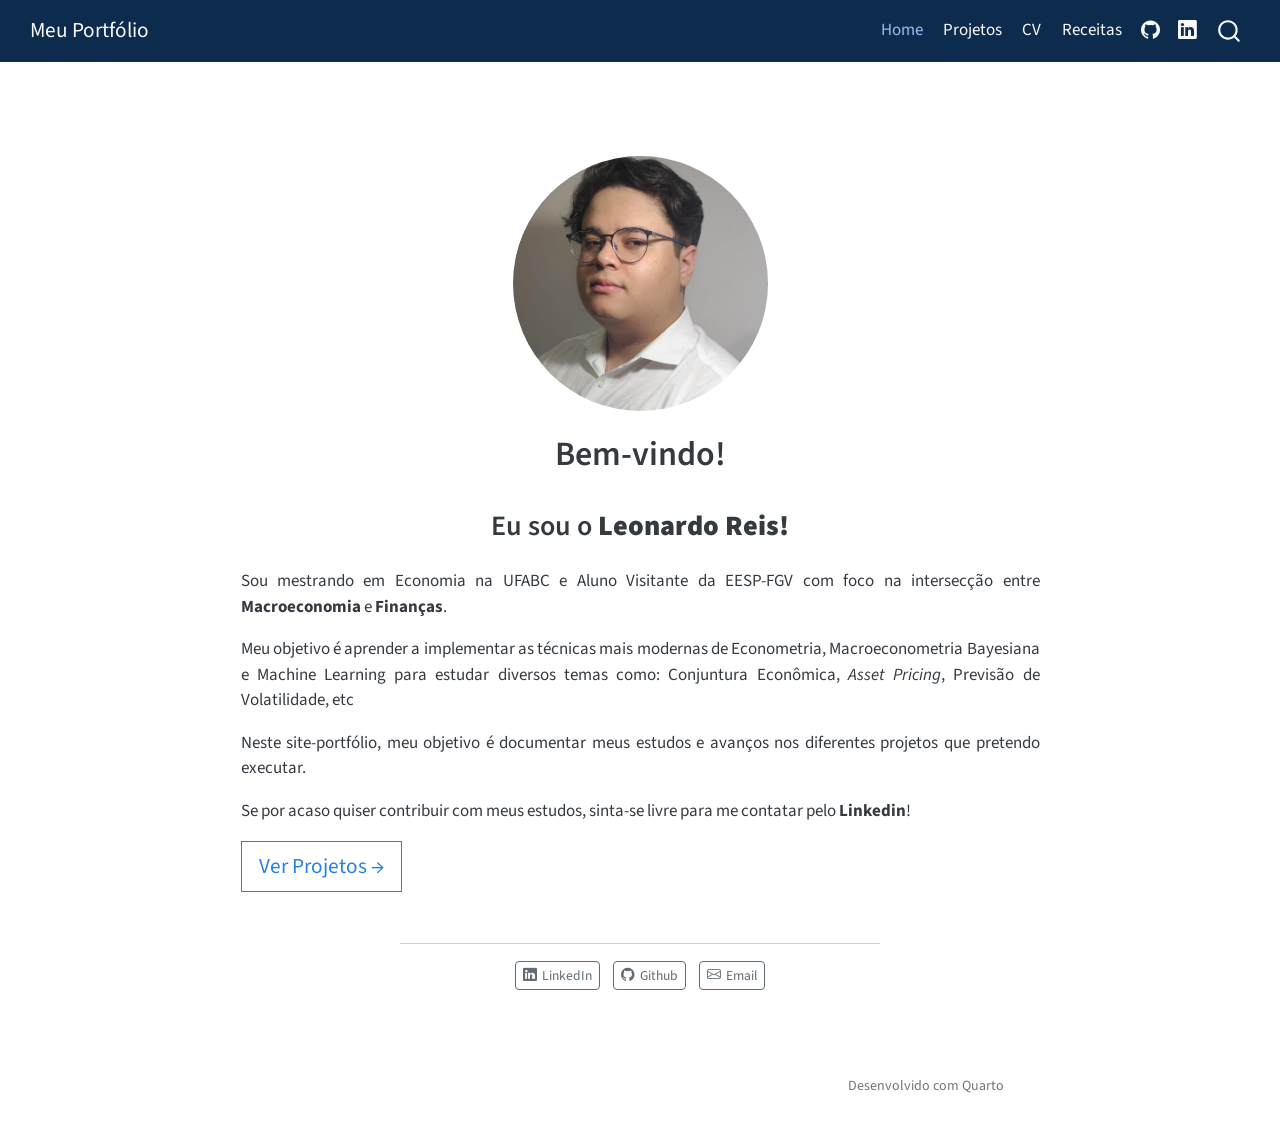
<file: docs/index.html>
<!DOCTYPE html>
<html xmlns="http://www.w3.org/1999/xhtml" lang="en" xml:lang="en"><head>

<meta charset="utf-8">
<meta name="generator" content="quarto-1.8.27">

<meta name="viewport" content="width=device-width, initial-scale=1.0, user-scalable=yes">


<title>Bem-vindo! – Meu Portfólio</title>
<style>
code{white-space: pre-wrap;}
span.smallcaps{font-variant: small-caps;}
div.columns{display: flex; gap: min(4vw, 1.5em);}
div.column{flex: auto; overflow-x: auto;}
div.hanging-indent{margin-left: 1.5em; text-indent: -1.5em;}
ul.task-list{list-style: none;}
ul.task-list li input[type="checkbox"] {
  width: 0.8em;
  margin: 0 0.8em 0.2em -1em; /* quarto-specific, see https://github.com/quarto-dev/quarto-cli/issues/4556 */ 
  vertical-align: middle;
}
</style>


<script src="site_libs/quarto-nav/quarto-nav.js"></script>
<script src="site_libs/quarto-nav/headroom.min.js"></script>
<script src="site_libs/clipboard/clipboard.min.js"></script>
<script src="site_libs/quarto-search/autocomplete.umd.js"></script>
<script src="site_libs/quarto-search/fuse.min.js"></script>
<script src="site_libs/quarto-search/quarto-search.js"></script>
<meta name="quarto:offset" content="./">
<script src="site_libs/quarto-html/quarto.js" type="module"></script>
<script src="site_libs/quarto-html/tabsets/tabsets.js" type="module"></script>
<script src="site_libs/quarto-html/axe/axe-check.js" type="module"></script>
<script src="site_libs/quarto-html/popper.min.js"></script>
<script src="site_libs/quarto-html/tippy.umd.min.js"></script>
<link href="site_libs/quarto-html/tippy.css" rel="stylesheet">
<link href="site_libs/quarto-html/quarto-syntax-highlighting-ed96de9b727972fe78a7b5d16c58bf87.css" rel="stylesheet" id="quarto-text-highlighting-styles">
<script src="site_libs/bootstrap/bootstrap.min.js"></script>
<link href="site_libs/bootstrap/bootstrap-icons.css" rel="stylesheet">
<link href="site_libs/bootstrap/bootstrap-f2092aab30f815c81761df39981e7f41.min.css" rel="stylesheet" append-hash="true" id="quarto-bootstrap" data-mode="light">
<script id="quarto-search-options" type="application/json">{
  "location": "navbar",
  "copy-button": false,
  "collapse-after": 3,
  "panel-placement": "end",
  "type": "overlay",
  "limit": 50,
  "keyboard-shortcut": [
    "f",
    "/",
    "s"
  ],
  "show-item-context": false,
  "language": {
    "search-no-results-text": "No results",
    "search-matching-documents-text": "matching documents",
    "search-copy-link-title": "Copy link to search",
    "search-hide-matches-text": "Hide additional matches",
    "search-more-match-text": "more match in this document",
    "search-more-matches-text": "more matches in this document",
    "search-clear-button-title": "Clear",
    "search-text-placeholder": "",
    "search-detached-cancel-button-title": "Cancel",
    "search-submit-button-title": "Submit",
    "search-label": "Search"
  }
}</script>


<link rel="stylesheet" href="styles.css">
</head>

<body class="nav-fixed fullcontent quarto-light">

<div id="quarto-search-results"></div>
  <header id="quarto-header" class="headroom fixed-top">
    <nav class="navbar navbar-expand-lg " data-bs-theme="dark">
      <div class="navbar-container container-fluid">
      <div class="navbar-brand-container mx-auto">
    <a class="navbar-brand" href="./index.html">
    <span class="navbar-title">Meu Portfólio</span>
    </a>
  </div>
            <div id="quarto-search" class="" title="Search"></div>
          <button class="navbar-toggler" type="button" data-bs-toggle="collapse" data-bs-target="#navbarCollapse" aria-controls="navbarCollapse" role="menu" aria-expanded="false" aria-label="Toggle navigation" onclick="if (window.quartoToggleHeadroom) { window.quartoToggleHeadroom(); }">
  <span class="navbar-toggler-icon"></span>
</button>
          <div class="collapse navbar-collapse" id="navbarCollapse">
            <ul class="navbar-nav navbar-nav-scroll ms-auto">
  <li class="nav-item">
    <a class="nav-link active" href="./index.html" aria-current="page"> 
<span class="menu-text">Home</span></a>
  </li>  
  <li class="nav-item">
    <a class="nav-link" href="./projects.html"> 
<span class="menu-text">Projetos</span></a>
  </li>  
  <li class="nav-item">
    <a class="nav-link" href="./cv.html"> 
<span class="menu-text">CV</span></a>
  </li>  
  <li class="nav-item">
    <a class="nav-link" href="./receitas/index.html"> 
<span class="menu-text">Receitas</span></a>
  </li>  
  <li class="nav-item compact">
    <a class="nav-link" href="https://github.com/"> <i class="bi bi-github" role="img">
</i> 
<span class="menu-text"></span></a>
  </li>  
  <li class="nav-item compact">
    <a class="nav-link" href="https://linkedin.com/"> <i class="bi bi-linkedin" role="img">
</i> 
<span class="menu-text"></span></a>
  </li>  
</ul>
          </div> <!-- /navcollapse -->
            <div class="quarto-navbar-tools">
</div>
      </div> <!-- /container-fluid -->
    </nav>
</header>
<!-- content -->
<div id="quarto-content" class="quarto-container page-columns page-rows-contents page-layout-article page-navbar">
<!-- sidebar -->
<!-- margin-sidebar -->
    
<!-- main -->
<div class="quarto-about-jolla">
  <img src="perfil.jpeg" class="about-image
  round " style="height: 15em; width: 15em;">
 <header id="title-block-header" class="quarto-title-block default">
<div class="quarto-title">
<h1 class="title">Bem-vindo!</h1>
</div>
<div class="quarto-title-meta">
  </div>
</header><main class="content" id="quarto-document-content">
<section id="eu-sou-o-leonardo-reis" class="level2">
<h2 data-anchor-id="eu-sou-o-leonardo-reis">Eu sou o <strong>Leonardo Reis!</strong></h2>
<p>Sou mestrando em Economia na UFABC e Aluno Visitante da EESP-FGV com foco na intersecção entre <strong>Macroeconomia</strong> e <strong>Finanças</strong>.</p>
<p>Meu objetivo é aprender a implementar as técnicas mais modernas de Econometria, Macroeconometria Bayesiana e Machine Learning para estudar diversos temas como: Conjuntura Econômica, <em>Asset Pricing</em>, Previsão de Volatilidade, etc</p>
<p>Neste site-portfólio, meu objetivo é documentar meus estudos e avanços nos diferentes projetos que pretendo executar.</p>
<p>Se por acaso quiser contribuir com meus estudos, sinta-se livre para me contatar pelo <strong>Linkedin</strong>!</p>
<p><a href="./projects.html" class="btn btn-outline-primary btn-lg" role="button">Ver Projetos →</a></p>


</section>
</main> 
  <hr class="about-sep">
   <div class="about-links">
  <a href="https://www.linkedin.com/in/leonardo-reis-jatai-35945a159" class="about-link" rel="" target="">
    <i class="bi bi-linkedin"></i>
     <span class="about-link-text">LinkedIn</span>
  </a>
  <a href="https://github.com/L3Reis" class="about-link" rel="" target="">
    <i class="bi bi-github"></i>
     <span class="about-link-text">Github</span>
  </a>
  <a href="mailto:leonardo.reis.jatai.ismart@gmail.com" class="about-link" rel="" target="">
    <i class="bi bi-envelope"></i>
     <span class="about-link-text">Email</span>
  </a>
</div>
</div>
 <!-- /main -->
<script id="quarto-html-after-body" type="application/javascript">
  window.document.addEventListener("DOMContentLoaded", function (event) {
    const isCodeAnnotation = (el) => {
      for (const clz of el.classList) {
        if (clz.startsWith('code-annotation-')) {                     
          return true;
        }
      }
      return false;
    }
    const onCopySuccess = function(e) {
      // button target
      const button = e.trigger;
      // don't keep focus
      button.blur();
      // flash "checked"
      button.classList.add('code-copy-button-checked');
      var currentTitle = button.getAttribute("title");
      button.setAttribute("title", "Copied!");
      let tooltip;
      if (window.bootstrap) {
        button.setAttribute("data-bs-toggle", "tooltip");
        button.setAttribute("data-bs-placement", "left");
        button.setAttribute("data-bs-title", "Copied!");
        tooltip = new bootstrap.Tooltip(button, 
          { trigger: "manual", 
            customClass: "code-copy-button-tooltip",
            offset: [0, -8]});
        tooltip.show();    
      }
      setTimeout(function() {
        if (tooltip) {
          tooltip.hide();
          button.removeAttribute("data-bs-title");
          button.removeAttribute("data-bs-toggle");
          button.removeAttribute("data-bs-placement");
        }
        button.setAttribute("title", currentTitle);
        button.classList.remove('code-copy-button-checked');
      }, 1000);
      // clear code selection
      e.clearSelection();
    }
    const getTextToCopy = function(trigger) {
      const outerScaffold = trigger.parentElement.cloneNode(true);
      const codeEl = outerScaffold.querySelector('code');
      for (const childEl of codeEl.children) {
        if (isCodeAnnotation(childEl)) {
          childEl.remove();
        }
      }
      return codeEl.innerText;
    }
    const clipboard = new window.ClipboardJS('.code-copy-button:not([data-in-quarto-modal])', {
      text: getTextToCopy
    });
    clipboard.on('success', onCopySuccess);
    if (window.document.getElementById('quarto-embedded-source-code-modal')) {
      const clipboardModal = new window.ClipboardJS('.code-copy-button[data-in-quarto-modal]', {
        text: getTextToCopy,
        container: window.document.getElementById('quarto-embedded-source-code-modal')
      });
      clipboardModal.on('success', onCopySuccess);
    }
      var localhostRegex = new RegExp(/^(?:http|https):\/\/localhost\:?[0-9]*\//);
      var mailtoRegex = new RegExp(/^mailto:/);
        var filterRegex = new RegExp('/' + window.location.host + '/');
      var isInternal = (href) => {
          return filterRegex.test(href) || localhostRegex.test(href) || mailtoRegex.test(href);
      }
      // Inspect non-navigation links and adorn them if external
     var links = window.document.querySelectorAll('a[href]:not(.nav-link):not(.navbar-brand):not(.toc-action):not(.sidebar-link):not(.sidebar-item-toggle):not(.pagination-link):not(.no-external):not([aria-hidden]):not(.dropdown-item):not(.quarto-navigation-tool):not(.about-link)');
      for (var i=0; i<links.length; i++) {
        const link = links[i];
        if (!isInternal(link.href)) {
          // undo the damage that might have been done by quarto-nav.js in the case of
          // links that we want to consider external
          if (link.dataset.originalHref !== undefined) {
            link.href = link.dataset.originalHref;
          }
        }
      }
    function tippyHover(el, contentFn, onTriggerFn, onUntriggerFn) {
      const config = {
        allowHTML: true,
        maxWidth: 500,
        delay: 100,
        arrow: false,
        appendTo: function(el) {
            return el.parentElement;
        },
        interactive: true,
        interactiveBorder: 10,
        theme: 'quarto',
        placement: 'bottom-start',
      };
      if (contentFn) {
        config.content = contentFn;
      }
      if (onTriggerFn) {
        config.onTrigger = onTriggerFn;
      }
      if (onUntriggerFn) {
        config.onUntrigger = onUntriggerFn;
      }
      window.tippy(el, config); 
    }
    const noterefs = window.document.querySelectorAll('a[role="doc-noteref"]');
    for (var i=0; i<noterefs.length; i++) {
      const ref = noterefs[i];
      tippyHover(ref, function() {
        // use id or data attribute instead here
        let href = ref.getAttribute('data-footnote-href') || ref.getAttribute('href');
        try { href = new URL(href).hash; } catch {}
        const id = href.replace(/^#\/?/, "");
        const note = window.document.getElementById(id);
        if (note) {
          return note.innerHTML;
        } else {
          return "";
        }
      });
    }
    const xrefs = window.document.querySelectorAll('a.quarto-xref');
    const processXRef = (id, note) => {
      // Strip column container classes
      const stripColumnClz = (el) => {
        el.classList.remove("page-full", "page-columns");
        if (el.children) {
          for (const child of el.children) {
            stripColumnClz(child);
          }
        }
      }
      stripColumnClz(note)
      if (id === null || id.startsWith('sec-')) {
        // Special case sections, only their first couple elements
        const container = document.createElement("div");
        if (note.children && note.children.length > 2) {
          container.appendChild(note.children[0].cloneNode(true));
          for (let i = 1; i < note.children.length; i++) {
            const child = note.children[i];
            if (child.tagName === "P" && child.innerText === "") {
              continue;
            } else {
              container.appendChild(child.cloneNode(true));
              break;
            }
          }
          if (window.Quarto?.typesetMath) {
            window.Quarto.typesetMath(container);
          }
          return container.innerHTML
        } else {
          if (window.Quarto?.typesetMath) {
            window.Quarto.typesetMath(note);
          }
          return note.innerHTML;
        }
      } else {
        // Remove any anchor links if they are present
        const anchorLink = note.querySelector('a.anchorjs-link');
        if (anchorLink) {
          anchorLink.remove();
        }
        if (window.Quarto?.typesetMath) {
          window.Quarto.typesetMath(note);
        }
        if (note.classList.contains("callout")) {
          return note.outerHTML;
        } else {
          return note.innerHTML;
        }
      }
    }
    for (var i=0; i<xrefs.length; i++) {
      const xref = xrefs[i];
      tippyHover(xref, undefined, function(instance) {
        instance.disable();
        let url = xref.getAttribute('href');
        let hash = undefined; 
        if (url.startsWith('#')) {
          hash = url;
        } else {
          try { hash = new URL(url).hash; } catch {}
        }
        if (hash) {
          const id = hash.replace(/^#\/?/, "");
          const note = window.document.getElementById(id);
          if (note !== null) {
            try {
              const html = processXRef(id, note.cloneNode(true));
              instance.setContent(html);
            } finally {
              instance.enable();
              instance.show();
            }
          } else {
            // See if we can fetch this
            fetch(url.split('#')[0])
            .then(res => res.text())
            .then(html => {
              const parser = new DOMParser();
              const htmlDoc = parser.parseFromString(html, "text/html");
              const note = htmlDoc.getElementById(id);
              if (note !== null) {
                const html = processXRef(id, note);
                instance.setContent(html);
              } 
            }).finally(() => {
              instance.enable();
              instance.show();
            });
          }
        } else {
          // See if we can fetch a full url (with no hash to target)
          // This is a special case and we should probably do some content thinning / targeting
          fetch(url)
          .then(res => res.text())
          .then(html => {
            const parser = new DOMParser();
            const htmlDoc = parser.parseFromString(html, "text/html");
            const note = htmlDoc.querySelector('main.content');
            if (note !== null) {
              // This should only happen for chapter cross references
              // (since there is no id in the URL)
              // remove the first header
              if (note.children.length > 0 && note.children[0].tagName === "HEADER") {
                note.children[0].remove();
              }
              const html = processXRef(null, note);
              instance.setContent(html);
            } 
          }).finally(() => {
            instance.enable();
            instance.show();
          });
        }
      }, function(instance) {
      });
    }
        let selectedAnnoteEl;
        const selectorForAnnotation = ( cell, annotation) => {
          let cellAttr = 'data-code-cell="' + cell + '"';
          let lineAttr = 'data-code-annotation="' +  annotation + '"';
          const selector = 'span[' + cellAttr + '][' + lineAttr + ']';
          return selector;
        }
        const selectCodeLines = (annoteEl) => {
          const doc = window.document;
          const targetCell = annoteEl.getAttribute("data-target-cell");
          const targetAnnotation = annoteEl.getAttribute("data-target-annotation");
          const annoteSpan = window.document.querySelector(selectorForAnnotation(targetCell, targetAnnotation));
          const lines = annoteSpan.getAttribute("data-code-lines").split(",");
          const lineIds = lines.map((line) => {
            return targetCell + "-" + line;
          })
          let top = null;
          let height = null;
          let parent = null;
          if (lineIds.length > 0) {
              //compute the position of the single el (top and bottom and make a div)
              const el = window.document.getElementById(lineIds[0]);
              top = el.offsetTop;
              height = el.offsetHeight;
              parent = el.parentElement.parentElement;
            if (lineIds.length > 1) {
              const lastEl = window.document.getElementById(lineIds[lineIds.length - 1]);
              const bottom = lastEl.offsetTop + lastEl.offsetHeight;
              height = bottom - top;
            }
            if (top !== null && height !== null && parent !== null) {
              // cook up a div (if necessary) and position it 
              let div = window.document.getElementById("code-annotation-line-highlight");
              if (div === null) {
                div = window.document.createElement("div");
                div.setAttribute("id", "code-annotation-line-highlight");
                div.style.position = 'absolute';
                parent.appendChild(div);
              }
              div.style.top = top - 2 + "px";
              div.style.height = height + 4 + "px";
              div.style.left = 0;
              let gutterDiv = window.document.getElementById("code-annotation-line-highlight-gutter");
              if (gutterDiv === null) {
                gutterDiv = window.document.createElement("div");
                gutterDiv.setAttribute("id", "code-annotation-line-highlight-gutter");
                gutterDiv.style.position = 'absolute';
                const codeCell = window.document.getElementById(targetCell);
                const gutter = codeCell.querySelector('.code-annotation-gutter');
                gutter.appendChild(gutterDiv);
              }
              gutterDiv.style.top = top - 2 + "px";
              gutterDiv.style.height = height + 4 + "px";
            }
            selectedAnnoteEl = annoteEl;
          }
        };
        const unselectCodeLines = () => {
          const elementsIds = ["code-annotation-line-highlight", "code-annotation-line-highlight-gutter"];
          elementsIds.forEach((elId) => {
            const div = window.document.getElementById(elId);
            if (div) {
              div.remove();
            }
          });
          selectedAnnoteEl = undefined;
        };
          // Handle positioning of the toggle
      window.addEventListener(
        "resize",
        throttle(() => {
          elRect = undefined;
          if (selectedAnnoteEl) {
            selectCodeLines(selectedAnnoteEl);
          }
        }, 10)
      );
      function throttle(fn, ms) {
      let throttle = false;
      let timer;
        return (...args) => {
          if(!throttle) { // first call gets through
              fn.apply(this, args);
              throttle = true;
          } else { // all the others get throttled
              if(timer) clearTimeout(timer); // cancel #2
              timer = setTimeout(() => {
                fn.apply(this, args);
                timer = throttle = false;
              }, ms);
          }
        };
      }
        // Attach click handler to the DT
        const annoteDls = window.document.querySelectorAll('dt[data-target-cell]');
        for (const annoteDlNode of annoteDls) {
          annoteDlNode.addEventListener('click', (event) => {
            const clickedEl = event.target;
            if (clickedEl !== selectedAnnoteEl) {
              unselectCodeLines();
              const activeEl = window.document.querySelector('dt[data-target-cell].code-annotation-active');
              if (activeEl) {
                activeEl.classList.remove('code-annotation-active');
              }
              selectCodeLines(clickedEl);
              clickedEl.classList.add('code-annotation-active');
            } else {
              // Unselect the line
              unselectCodeLines();
              clickedEl.classList.remove('code-annotation-active');
            }
          });
        }
    const findCites = (el) => {
      const parentEl = el.parentElement;
      if (parentEl) {
        const cites = parentEl.dataset.cites;
        if (cites) {
          return {
            el,
            cites: cites.split(' ')
          };
        } else {
          return findCites(el.parentElement)
        }
      } else {
        return undefined;
      }
    };
    var bibliorefs = window.document.querySelectorAll('a[role="doc-biblioref"]');
    for (var i=0; i<bibliorefs.length; i++) {
      const ref = bibliorefs[i];
      const citeInfo = findCites(ref);
      if (citeInfo) {
        tippyHover(citeInfo.el, function() {
          var popup = window.document.createElement('div');
          citeInfo.cites.forEach(function(cite) {
            var citeDiv = window.document.createElement('div');
            citeDiv.classList.add('hanging-indent');
            citeDiv.classList.add('csl-entry');
            var biblioDiv = window.document.getElementById('ref-' + cite);
            if (biblioDiv) {
              citeDiv.innerHTML = biblioDiv.innerHTML;
            }
            popup.appendChild(citeDiv);
          });
          return popup.innerHTML;
        });
      }
    }
  });
  </script>
</div> <!-- /content -->
<footer class="footer">
  <div class="nav-footer">
    <div class="nav-footer-left">
      &nbsp;
    </div>   
    <div class="nav-footer-center">
      &nbsp;
    </div>
    <div class="nav-footer-right">
<p>Desenvolvido com Quarto</p>
</div>
  </div>
</footer>




</body></html>
</file>
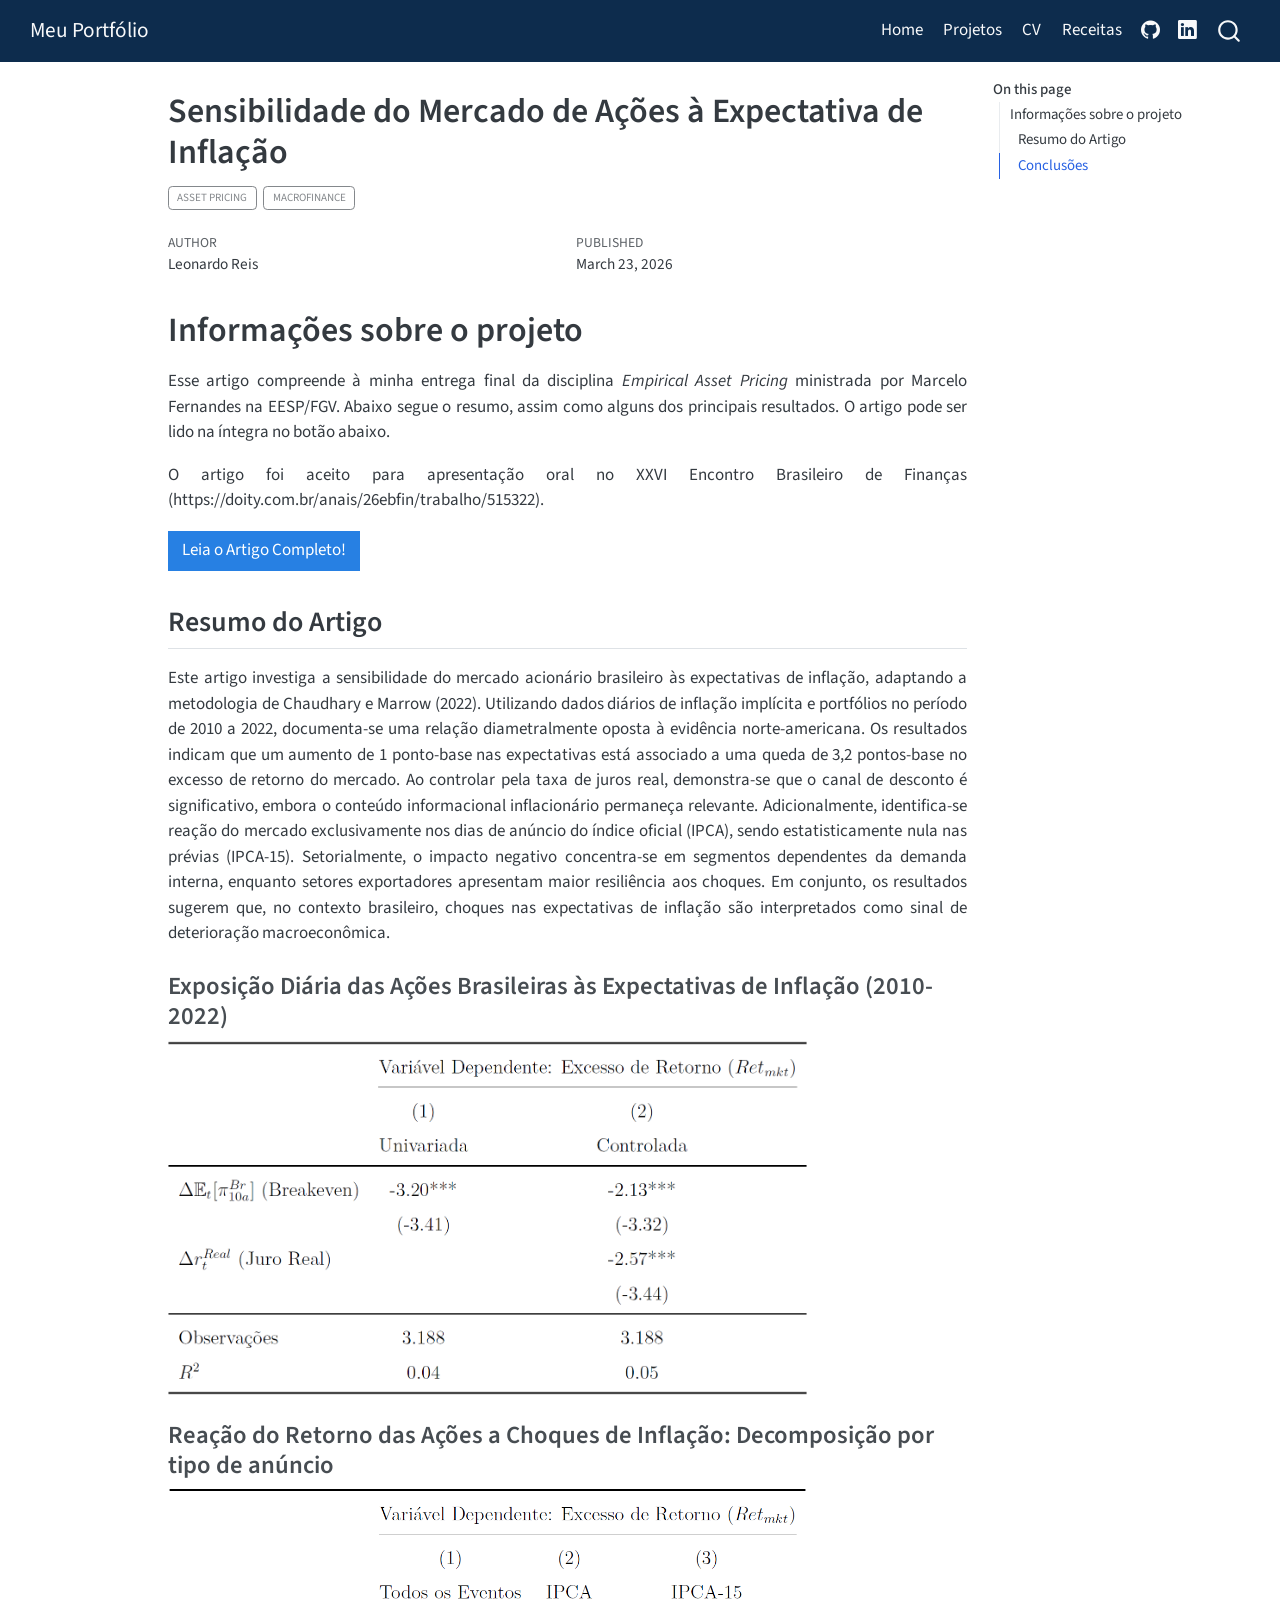
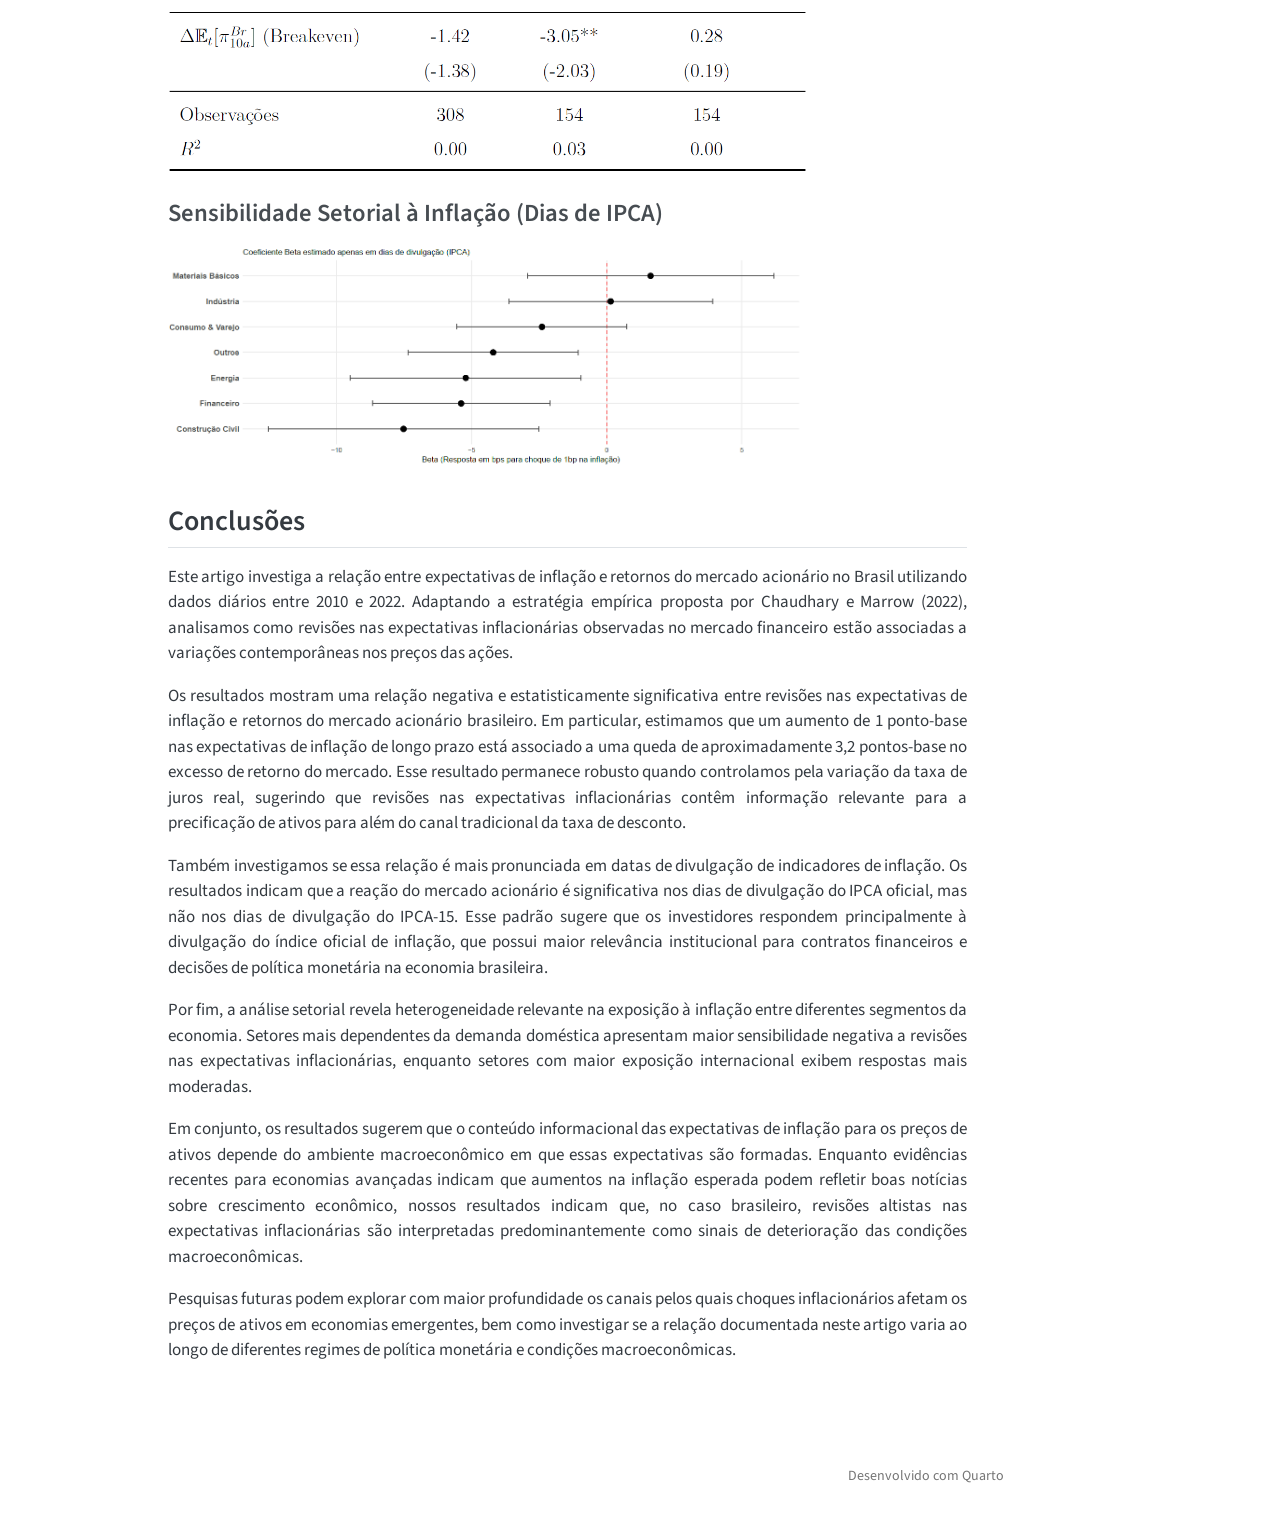
<file: docs/posts/asset_expectativa_inflacao/index.html>
<!DOCTYPE html>
<html xmlns="http://www.w3.org/1999/xhtml" lang="en" xml:lang="en"><head>

<meta charset="utf-8">
<meta name="generator" content="quarto-1.8.27">

<meta name="viewport" content="width=device-width, initial-scale=1.0, user-scalable=yes">

<meta name="author" content="Leonardo Reis">
<meta name="dcterms.date" content="2026-03-23">

<title>Sensibilidade do Mercado de Ações à Expectativa de Inflação – Meu Portfólio</title>
<style>
code{white-space: pre-wrap;}
span.smallcaps{font-variant: small-caps;}
div.columns{display: flex; gap: min(4vw, 1.5em);}
div.column{flex: auto; overflow-x: auto;}
div.hanging-indent{margin-left: 1.5em; text-indent: -1.5em;}
ul.task-list{list-style: none;}
ul.task-list li input[type="checkbox"] {
  width: 0.8em;
  margin: 0 0.8em 0.2em -1em; /* quarto-specific, see https://github.com/quarto-dev/quarto-cli/issues/4556 */ 
  vertical-align: middle;
}
</style>


<script src="../../site_libs/quarto-nav/quarto-nav.js"></script>
<script src="../../site_libs/quarto-nav/headroom.min.js"></script>
<script src="../../site_libs/clipboard/clipboard.min.js"></script>
<script src="../../site_libs/quarto-search/autocomplete.umd.js"></script>
<script src="../../site_libs/quarto-search/fuse.min.js"></script>
<script src="../../site_libs/quarto-search/quarto-search.js"></script>
<meta name="quarto:offset" content="../../">
<script src="../../site_libs/quarto-html/quarto.js" type="module"></script>
<script src="../../site_libs/quarto-html/tabsets/tabsets.js" type="module"></script>
<script src="../../site_libs/quarto-html/axe/axe-check.js" type="module"></script>
<script src="../../site_libs/quarto-html/popper.min.js"></script>
<script src="../../site_libs/quarto-html/tippy.umd.min.js"></script>
<script src="../../site_libs/quarto-html/anchor.min.js"></script>
<link href="../../site_libs/quarto-html/tippy.css" rel="stylesheet">
<link href="../../site_libs/quarto-html/quarto-syntax-highlighting-ed96de9b727972fe78a7b5d16c58bf87.css" rel="stylesheet" id="quarto-text-highlighting-styles">
<script src="../../site_libs/bootstrap/bootstrap.min.js"></script>
<link href="../../site_libs/bootstrap/bootstrap-icons.css" rel="stylesheet">
<link href="../../site_libs/bootstrap/bootstrap-f2092aab30f815c81761df39981e7f41.min.css" rel="stylesheet" append-hash="true" id="quarto-bootstrap" data-mode="light">
<script id="quarto-search-options" type="application/json">{
  "location": "navbar",
  "copy-button": false,
  "collapse-after": 3,
  "panel-placement": "end",
  "type": "overlay",
  "limit": 50,
  "keyboard-shortcut": [
    "f",
    "/",
    "s"
  ],
  "show-item-context": false,
  "language": {
    "search-no-results-text": "No results",
    "search-matching-documents-text": "matching documents",
    "search-copy-link-title": "Copy link to search",
    "search-hide-matches-text": "Hide additional matches",
    "search-more-match-text": "more match in this document",
    "search-more-matches-text": "more matches in this document",
    "search-clear-button-title": "Clear",
    "search-text-placeholder": "",
    "search-detached-cancel-button-title": "Cancel",
    "search-submit-button-title": "Submit",
    "search-label": "Search"
  }
}</script>


<link rel="stylesheet" href="../../styles.css">
</head>

<body class="nav-fixed quarto-light">

<div id="quarto-search-results"></div>
  <header id="quarto-header" class="headroom fixed-top">
    <nav class="navbar navbar-expand-lg " data-bs-theme="dark">
      <div class="navbar-container container-fluid">
      <div class="navbar-brand-container mx-auto">
    <a class="navbar-brand" href="../../index.html">
    <span class="navbar-title">Meu Portfólio</span>
    </a>
  </div>
            <div id="quarto-search" class="" title="Search"></div>
          <button class="navbar-toggler" type="button" data-bs-toggle="collapse" data-bs-target="#navbarCollapse" aria-controls="navbarCollapse" role="menu" aria-expanded="false" aria-label="Toggle navigation" onclick="if (window.quartoToggleHeadroom) { window.quartoToggleHeadroom(); }">
  <span class="navbar-toggler-icon"></span>
</button>
          <div class="collapse navbar-collapse" id="navbarCollapse">
            <ul class="navbar-nav navbar-nav-scroll ms-auto">
  <li class="nav-item">
    <a class="nav-link" href="../../index.html"> 
<span class="menu-text">Home</span></a>
  </li>  
  <li class="nav-item">
    <a class="nav-link" href="../../projects.html"> 
<span class="menu-text">Projetos</span></a>
  </li>  
  <li class="nav-item">
    <a class="nav-link" href="../../cv.html"> 
<span class="menu-text">CV</span></a>
  </li>  
  <li class="nav-item">
    <a class="nav-link" href="../../receitas/index.html"> 
<span class="menu-text">Receitas</span></a>
  </li>  
  <li class="nav-item compact">
    <a class="nav-link" href="https://github.com/"> <i class="bi bi-github" role="img">
</i> 
<span class="menu-text"></span></a>
  </li>  
  <li class="nav-item compact">
    <a class="nav-link" href="https://linkedin.com/"> <i class="bi bi-linkedin" role="img">
</i> 
<span class="menu-text"></span></a>
  </li>  
</ul>
          </div> <!-- /navcollapse -->
            <div class="quarto-navbar-tools">
</div>
      </div> <!-- /container-fluid -->
    </nav>
</header>
<!-- content -->
<div id="quarto-content" class="quarto-container page-columns page-rows-contents page-layout-article page-navbar">
<!-- sidebar -->
<!-- margin-sidebar -->
    <div id="quarto-margin-sidebar" class="sidebar margin-sidebar">
        <nav id="TOC" role="doc-toc" class="toc-active">
    <h2 id="toc-title">On this page</h2>
   
  <ul>
  <li><a href="#informações-sobre-o-projeto" id="toc-informações-sobre-o-projeto" class="nav-link active" data-scroll-target="#informações-sobre-o-projeto">Informações sobre o projeto</a>
  <ul class="collapse">
  <li><a href="#resumo-do-artigo" id="toc-resumo-do-artigo" class="nav-link" data-scroll-target="#resumo-do-artigo">Resumo do Artigo</a>
  <ul class="collapse">
  <li><a href="#exposição-diária-das-ações-brasileiras-às-expectativas-de-inflação-2010-2022" id="toc-exposição-diária-das-ações-brasileiras-às-expectativas-de-inflação-2010-2022" class="nav-link" data-scroll-target="#exposição-diária-das-ações-brasileiras-às-expectativas-de-inflação-2010-2022">Exposição Diária das Ações Brasileiras às Expectativas de Inflação (2010-2022)</a></li>
  <li><a href="#reação-do-retorno-das-ações-a-choques-de-inflação-decomposição-por-tipo-de-anúncio" id="toc-reação-do-retorno-das-ações-a-choques-de-inflação-decomposição-por-tipo-de-anúncio" class="nav-link" data-scroll-target="#reação-do-retorno-das-ações-a-choques-de-inflação-decomposição-por-tipo-de-anúncio">Reação do Retorno das Ações a Choques de Inflação: Decomposição por tipo de anúncio</a></li>
  <li><a href="#sensibilidade-setorial-à-inflação-dias-de-ipca" id="toc-sensibilidade-setorial-à-inflação-dias-de-ipca" class="nav-link" data-scroll-target="#sensibilidade-setorial-à-inflação-dias-de-ipca">Sensibilidade Setorial à Inflação (Dias de IPCA)</a></li>
  </ul></li>
  <li><a href="#conclusões" id="toc-conclusões" class="nav-link" data-scroll-target="#conclusões">Conclusões</a></li>
  </ul></li>
  </ul>
</nav>
    </div>
<!-- main -->
<main class="content" id="quarto-document-content">

<header id="title-block-header" class="quarto-title-block default">
<div class="quarto-title">
<h1 class="title">Sensibilidade do Mercado de Ações à Expectativa de Inflação</h1>
  <div class="quarto-categories">
    <div class="quarto-category">Asset Pricing</div>
    <div class="quarto-category">Macrofinance</div>
  </div>
  </div>



<div class="quarto-title-meta">

    <div>
    <div class="quarto-title-meta-heading">Author</div>
    <div class="quarto-title-meta-contents">
             <p>Leonardo Reis </p>
          </div>
  </div>
    
    <div>
    <div class="quarto-title-meta-heading">Published</div>
    <div class="quarto-title-meta-contents">
      <p class="date">March 23, 2026</p>
    </div>
  </div>
  
    
  </div>
  


</header>


<section id="informações-sobre-o-projeto" class="level1">
<h1>Informações sobre o projeto</h1>
<p>Esse artigo compreende à minha entrega final da disciplina <em>Empirical Asset Pricing</em> ministrada por Marcelo Fernandes na EESP/FGV. Abaixo segue o resumo, assim como alguns dos principais resultados. O artigo pode ser lido na íntegra no botão abaixo.</p>
<p>O artigo foi aceito para apresentação oral no XXVI Encontro Brasileiro de Finanças (https://doity.com.br/anais/26ebfin/trabalho/515322).</p>
<p><a href="Expectativas_Inflacao_Sensibilidade_Mercado_Acionario_Brasileiro.pdf" class="btn btn-primary">Leia o Artigo Completo!</a></p>
<section id="resumo-do-artigo" class="level2">
<h2 class="anchored" data-anchor-id="resumo-do-artigo">Resumo do Artigo</h2>
<p>Este artigo investiga a sensibilidade do mercado acionário brasileiro às expectativas de inflação, adaptando a metodologia de Chaudhary e Marrow (2022). Utilizando dados diários de inflação implícita e portfólios no período de 2010 a 2022, documenta-se uma relação diametralmente oposta à evidência norte-americana. Os resultados indicam que um aumento de 1 ponto-base nas expectativas está associado a uma queda de 3,2 pontos-base no excesso de retorno do mercado. Ao controlar pela taxa de juros real, demonstra-se que o canal de desconto é significativo, embora o conteúdo informacional inflacionário permaneça relevante. Adicionalmente, identifica-se reação do mercado exclusivamente nos dias de anúncio do índice oficial (IPCA), sendo estatisticamente nula nas prévias (IPCA-15). Setorialmente, o impacto negativo concentra-se em segmentos dependentes da demanda interna, enquanto setores exportadores apresentam maior resiliência aos choques. Em conjunto, os resultados sugerem que, no contexto brasileiro, choques nas expectativas de inflação são interpretados como sinal de deterioração macroeconômica.</p>
<section id="exposição-diária-das-ações-brasileiras-às-expectativas-de-inflação-2010-2022" class="level3">
<h3 class="anchored" data-anchor-id="exposição-diária-das-ações-brasileiras-às-expectativas-de-inflação-2010-2022">Exposição Diária das Ações Brasileiras às Expectativas de Inflação (2010-2022)</h3>
<p><img src="tabela_principal.png" class="img-fluid" style="width:80.0%"></p>
</section>
<section id="reação-do-retorno-das-ações-a-choques-de-inflação-decomposição-por-tipo-de-anúncio" class="level3">
<h3 class="anchored" data-anchor-id="reação-do-retorno-das-ações-a-choques-de-inflação-decomposição-por-tipo-de-anúncio">Reação do Retorno das Ações a Choques de Inflação: Decomposição por tipo de anúncio</h3>
<p><img src="tabela_2.png" class="img-fluid" style="width:80.0%"></p>
</section>
<section id="sensibilidade-setorial-à-inflação-dias-de-ipca" class="level3">
<h3 class="anchored" data-anchor-id="sensibilidade-setorial-à-inflação-dias-de-ipca">Sensibilidade Setorial à Inflação (Dias de IPCA)</h3>
<p><img src="setorial.png" class="img-fluid" style="width:80.0%"></p>
</section>
</section>
<section id="conclusões" class="level2">
<h2 class="anchored" data-anchor-id="conclusões">Conclusões</h2>
<p>Este artigo investiga a relação entre expectativas de inflação e retornos do mercado acionário no Brasil utilizando dados diários entre 2010 e 2022. Adaptando a estratégia empírica proposta por Chaudhary e Marrow (2022), analisamos como revisões nas expectativas inflacionárias observadas no mercado financeiro estão associadas a variações contemporâneas nos preços das ações.</p>
<p>Os resultados mostram uma relação negativa e estatisticamente significativa entre revisões nas expectativas de inflação e retornos do mercado acionário brasileiro. Em particular, estimamos que um aumento de 1 ponto-base nas expectativas de inflação de longo prazo está associado a uma queda de aproximadamente 3,2 pontos-base no excesso de retorno do mercado. Esse resultado permanece robusto quando controlamos pela variação da taxa de juros real, sugerindo que revisões nas expectativas inflacionárias contêm informação relevante para a precificação de ativos para além do canal tradicional da taxa de desconto.</p>
<p>Também investigamos se essa relação é mais pronunciada em datas de divulgação de indicadores de inflação. Os resultados indicam que a reação do mercado acionário é significativa nos dias de divulgação do IPCA oficial, mas não nos dias de divulgação do IPCA-15. Esse padrão sugere que os investidores respondem principalmente à divulgação do índice oficial de inflação, que possui maior relevância institucional para contratos financeiros e decisões de política monetária na economia brasileira.</p>
<p>Por fim, a análise setorial revela heterogeneidade relevante na exposição à inflação entre diferentes segmentos da economia. Setores mais dependentes da demanda doméstica apresentam maior sensibilidade negativa a revisões nas expectativas inflacionárias, enquanto setores com maior exposição internacional exibem respostas mais moderadas.</p>
<p>Em conjunto, os resultados sugerem que o conteúdo informacional das expectativas de inflação para os preços de ativos depende do ambiente macroeconômico em que essas expectativas são formadas. Enquanto evidências recentes para economias avançadas indicam que aumentos na inflação esperada podem refletir boas notícias sobre crescimento econômico, nossos resultados indicam que, no caso brasileiro, revisões altistas nas expectativas inflacionárias são interpretadas predominantemente como sinais de deterioração das condições macroeconômicas.</p>
<p>Pesquisas futuras podem explorar com maior profundidade os canais pelos quais choques inflacionários afetam os preços de ativos em economias emergentes, bem como investigar se a relação documentada neste artigo varia ao longo de diferentes regimes de política monetária e condições macroeconômicas.</p>


</section>
</section>

</main> <!-- /main -->
<script id="quarto-html-after-body" type="application/javascript">
  window.document.addEventListener("DOMContentLoaded", function (event) {
    const icon = "";
    const anchorJS = new window.AnchorJS();
    anchorJS.options = {
      placement: 'right',
      icon: icon
    };
    anchorJS.add('.anchored');
    const isCodeAnnotation = (el) => {
      for (const clz of el.classList) {
        if (clz.startsWith('code-annotation-')) {                     
          return true;
        }
      }
      return false;
    }
    const onCopySuccess = function(e) {
      // button target
      const button = e.trigger;
      // don't keep focus
      button.blur();
      // flash "checked"
      button.classList.add('code-copy-button-checked');
      var currentTitle = button.getAttribute("title");
      button.setAttribute("title", "Copied!");
      let tooltip;
      if (window.bootstrap) {
        button.setAttribute("data-bs-toggle", "tooltip");
        button.setAttribute("data-bs-placement", "left");
        button.setAttribute("data-bs-title", "Copied!");
        tooltip = new bootstrap.Tooltip(button, 
          { trigger: "manual", 
            customClass: "code-copy-button-tooltip",
            offset: [0, -8]});
        tooltip.show();    
      }
      setTimeout(function() {
        if (tooltip) {
          tooltip.hide();
          button.removeAttribute("data-bs-title");
          button.removeAttribute("data-bs-toggle");
          button.removeAttribute("data-bs-placement");
        }
        button.setAttribute("title", currentTitle);
        button.classList.remove('code-copy-button-checked');
      }, 1000);
      // clear code selection
      e.clearSelection();
    }
    const getTextToCopy = function(trigger) {
      const outerScaffold = trigger.parentElement.cloneNode(true);
      const codeEl = outerScaffold.querySelector('code');
      for (const childEl of codeEl.children) {
        if (isCodeAnnotation(childEl)) {
          childEl.remove();
        }
      }
      return codeEl.innerText;
    }
    const clipboard = new window.ClipboardJS('.code-copy-button:not([data-in-quarto-modal])', {
      text: getTextToCopy
    });
    clipboard.on('success', onCopySuccess);
    if (window.document.getElementById('quarto-embedded-source-code-modal')) {
      const clipboardModal = new window.ClipboardJS('.code-copy-button[data-in-quarto-modal]', {
        text: getTextToCopy,
        container: window.document.getElementById('quarto-embedded-source-code-modal')
      });
      clipboardModal.on('success', onCopySuccess);
    }
      var localhostRegex = new RegExp(/^(?:http|https):\/\/localhost\:?[0-9]*\//);
      var mailtoRegex = new RegExp(/^mailto:/);
        var filterRegex = new RegExp('/' + window.location.host + '/');
      var isInternal = (href) => {
          return filterRegex.test(href) || localhostRegex.test(href) || mailtoRegex.test(href);
      }
      // Inspect non-navigation links and adorn them if external
     var links = window.document.querySelectorAll('a[href]:not(.nav-link):not(.navbar-brand):not(.toc-action):not(.sidebar-link):not(.sidebar-item-toggle):not(.pagination-link):not(.no-external):not([aria-hidden]):not(.dropdown-item):not(.quarto-navigation-tool):not(.about-link)');
      for (var i=0; i<links.length; i++) {
        const link = links[i];
        if (!isInternal(link.href)) {
          // undo the damage that might have been done by quarto-nav.js in the case of
          // links that we want to consider external
          if (link.dataset.originalHref !== undefined) {
            link.href = link.dataset.originalHref;
          }
        }
      }
    function tippyHover(el, contentFn, onTriggerFn, onUntriggerFn) {
      const config = {
        allowHTML: true,
        maxWidth: 500,
        delay: 100,
        arrow: false,
        appendTo: function(el) {
            return el.parentElement;
        },
        interactive: true,
        interactiveBorder: 10,
        theme: 'quarto',
        placement: 'bottom-start',
      };
      if (contentFn) {
        config.content = contentFn;
      }
      if (onTriggerFn) {
        config.onTrigger = onTriggerFn;
      }
      if (onUntriggerFn) {
        config.onUntrigger = onUntriggerFn;
      }
      window.tippy(el, config); 
    }
    const noterefs = window.document.querySelectorAll('a[role="doc-noteref"]');
    for (var i=0; i<noterefs.length; i++) {
      const ref = noterefs[i];
      tippyHover(ref, function() {
        // use id or data attribute instead here
        let href = ref.getAttribute('data-footnote-href') || ref.getAttribute('href');
        try { href = new URL(href).hash; } catch {}
        const id = href.replace(/^#\/?/, "");
        const note = window.document.getElementById(id);
        if (note) {
          return note.innerHTML;
        } else {
          return "";
        }
      });
    }
    const xrefs = window.document.querySelectorAll('a.quarto-xref');
    const processXRef = (id, note) => {
      // Strip column container classes
      const stripColumnClz = (el) => {
        el.classList.remove("page-full", "page-columns");
        if (el.children) {
          for (const child of el.children) {
            stripColumnClz(child);
          }
        }
      }
      stripColumnClz(note)
      if (id === null || id.startsWith('sec-')) {
        // Special case sections, only their first couple elements
        const container = document.createElement("div");
        if (note.children && note.children.length > 2) {
          container.appendChild(note.children[0].cloneNode(true));
          for (let i = 1; i < note.children.length; i++) {
            const child = note.children[i];
            if (child.tagName === "P" && child.innerText === "") {
              continue;
            } else {
              container.appendChild(child.cloneNode(true));
              break;
            }
          }
          if (window.Quarto?.typesetMath) {
            window.Quarto.typesetMath(container);
          }
          return container.innerHTML
        } else {
          if (window.Quarto?.typesetMath) {
            window.Quarto.typesetMath(note);
          }
          return note.innerHTML;
        }
      } else {
        // Remove any anchor links if they are present
        const anchorLink = note.querySelector('a.anchorjs-link');
        if (anchorLink) {
          anchorLink.remove();
        }
        if (window.Quarto?.typesetMath) {
          window.Quarto.typesetMath(note);
        }
        if (note.classList.contains("callout")) {
          return note.outerHTML;
        } else {
          return note.innerHTML;
        }
      }
    }
    for (var i=0; i<xrefs.length; i++) {
      const xref = xrefs[i];
      tippyHover(xref, undefined, function(instance) {
        instance.disable();
        let url = xref.getAttribute('href');
        let hash = undefined; 
        if (url.startsWith('#')) {
          hash = url;
        } else {
          try { hash = new URL(url).hash; } catch {}
        }
        if (hash) {
          const id = hash.replace(/^#\/?/, "");
          const note = window.document.getElementById(id);
          if (note !== null) {
            try {
              const html = processXRef(id, note.cloneNode(true));
              instance.setContent(html);
            } finally {
              instance.enable();
              instance.show();
            }
          } else {
            // See if we can fetch this
            fetch(url.split('#')[0])
            .then(res => res.text())
            .then(html => {
              const parser = new DOMParser();
              const htmlDoc = parser.parseFromString(html, "text/html");
              const note = htmlDoc.getElementById(id);
              if (note !== null) {
                const html = processXRef(id, note);
                instance.setContent(html);
              } 
            }).finally(() => {
              instance.enable();
              instance.show();
            });
          }
        } else {
          // See if we can fetch a full url (with no hash to target)
          // This is a special case and we should probably do some content thinning / targeting
          fetch(url)
          .then(res => res.text())
          .then(html => {
            const parser = new DOMParser();
            const htmlDoc = parser.parseFromString(html, "text/html");
            const note = htmlDoc.querySelector('main.content');
            if (note !== null) {
              // This should only happen for chapter cross references
              // (since there is no id in the URL)
              // remove the first header
              if (note.children.length > 0 && note.children[0].tagName === "HEADER") {
                note.children[0].remove();
              }
              const html = processXRef(null, note);
              instance.setContent(html);
            } 
          }).finally(() => {
            instance.enable();
            instance.show();
          });
        }
      }, function(instance) {
      });
    }
        let selectedAnnoteEl;
        const selectorForAnnotation = ( cell, annotation) => {
          let cellAttr = 'data-code-cell="' + cell + '"';
          let lineAttr = 'data-code-annotation="' +  annotation + '"';
          const selector = 'span[' + cellAttr + '][' + lineAttr + ']';
          return selector;
        }
        const selectCodeLines = (annoteEl) => {
          const doc = window.document;
          const targetCell = annoteEl.getAttribute("data-target-cell");
          const targetAnnotation = annoteEl.getAttribute("data-target-annotation");
          const annoteSpan = window.document.querySelector(selectorForAnnotation(targetCell, targetAnnotation));
          const lines = annoteSpan.getAttribute("data-code-lines").split(",");
          const lineIds = lines.map((line) => {
            return targetCell + "-" + line;
          })
          let top = null;
          let height = null;
          let parent = null;
          if (lineIds.length > 0) {
              //compute the position of the single el (top and bottom and make a div)
              const el = window.document.getElementById(lineIds[0]);
              top = el.offsetTop;
              height = el.offsetHeight;
              parent = el.parentElement.parentElement;
            if (lineIds.length > 1) {
              const lastEl = window.document.getElementById(lineIds[lineIds.length - 1]);
              const bottom = lastEl.offsetTop + lastEl.offsetHeight;
              height = bottom - top;
            }
            if (top !== null && height !== null && parent !== null) {
              // cook up a div (if necessary) and position it 
              let div = window.document.getElementById("code-annotation-line-highlight");
              if (div === null) {
                div = window.document.createElement("div");
                div.setAttribute("id", "code-annotation-line-highlight");
                div.style.position = 'absolute';
                parent.appendChild(div);
              }
              div.style.top = top - 2 + "px";
              div.style.height = height + 4 + "px";
              div.style.left = 0;
              let gutterDiv = window.document.getElementById("code-annotation-line-highlight-gutter");
              if (gutterDiv === null) {
                gutterDiv = window.document.createElement("div");
                gutterDiv.setAttribute("id", "code-annotation-line-highlight-gutter");
                gutterDiv.style.position = 'absolute';
                const codeCell = window.document.getElementById(targetCell);
                const gutter = codeCell.querySelector('.code-annotation-gutter');
                gutter.appendChild(gutterDiv);
              }
              gutterDiv.style.top = top - 2 + "px";
              gutterDiv.style.height = height + 4 + "px";
            }
            selectedAnnoteEl = annoteEl;
          }
        };
        const unselectCodeLines = () => {
          const elementsIds = ["code-annotation-line-highlight", "code-annotation-line-highlight-gutter"];
          elementsIds.forEach((elId) => {
            const div = window.document.getElementById(elId);
            if (div) {
              div.remove();
            }
          });
          selectedAnnoteEl = undefined;
        };
          // Handle positioning of the toggle
      window.addEventListener(
        "resize",
        throttle(() => {
          elRect = undefined;
          if (selectedAnnoteEl) {
            selectCodeLines(selectedAnnoteEl);
          }
        }, 10)
      );
      function throttle(fn, ms) {
      let throttle = false;
      let timer;
        return (...args) => {
          if(!throttle) { // first call gets through
              fn.apply(this, args);
              throttle = true;
          } else { // all the others get throttled
              if(timer) clearTimeout(timer); // cancel #2
              timer = setTimeout(() => {
                fn.apply(this, args);
                timer = throttle = false;
              }, ms);
          }
        };
      }
        // Attach click handler to the DT
        const annoteDls = window.document.querySelectorAll('dt[data-target-cell]');
        for (const annoteDlNode of annoteDls) {
          annoteDlNode.addEventListener('click', (event) => {
            const clickedEl = event.target;
            if (clickedEl !== selectedAnnoteEl) {
              unselectCodeLines();
              const activeEl = window.document.querySelector('dt[data-target-cell].code-annotation-active');
              if (activeEl) {
                activeEl.classList.remove('code-annotation-active');
              }
              selectCodeLines(clickedEl);
              clickedEl.classList.add('code-annotation-active');
            } else {
              // Unselect the line
              unselectCodeLines();
              clickedEl.classList.remove('code-annotation-active');
            }
          });
        }
    const findCites = (el) => {
      const parentEl = el.parentElement;
      if (parentEl) {
        const cites = parentEl.dataset.cites;
        if (cites) {
          return {
            el,
            cites: cites.split(' ')
          };
        } else {
          return findCites(el.parentElement)
        }
      } else {
        return undefined;
      }
    };
    var bibliorefs = window.document.querySelectorAll('a[role="doc-biblioref"]');
    for (var i=0; i<bibliorefs.length; i++) {
      const ref = bibliorefs[i];
      const citeInfo = findCites(ref);
      if (citeInfo) {
        tippyHover(citeInfo.el, function() {
          var popup = window.document.createElement('div');
          citeInfo.cites.forEach(function(cite) {
            var citeDiv = window.document.createElement('div');
            citeDiv.classList.add('hanging-indent');
            citeDiv.classList.add('csl-entry');
            var biblioDiv = window.document.getElementById('ref-' + cite);
            if (biblioDiv) {
              citeDiv.innerHTML = biblioDiv.innerHTML;
            }
            popup.appendChild(citeDiv);
          });
          return popup.innerHTML;
        });
      }
    }
  });
  </script>
</div> <!-- /content -->
<footer class="footer">
  <div class="nav-footer">
    <div class="nav-footer-left">
      &nbsp;
    </div>   
    <div class="nav-footer-center">
      &nbsp;
    </div>
    <div class="nav-footer-right">
<p>Desenvolvido com Quarto</p>
</div>
  </div>
</footer>




</body></html>
</file>
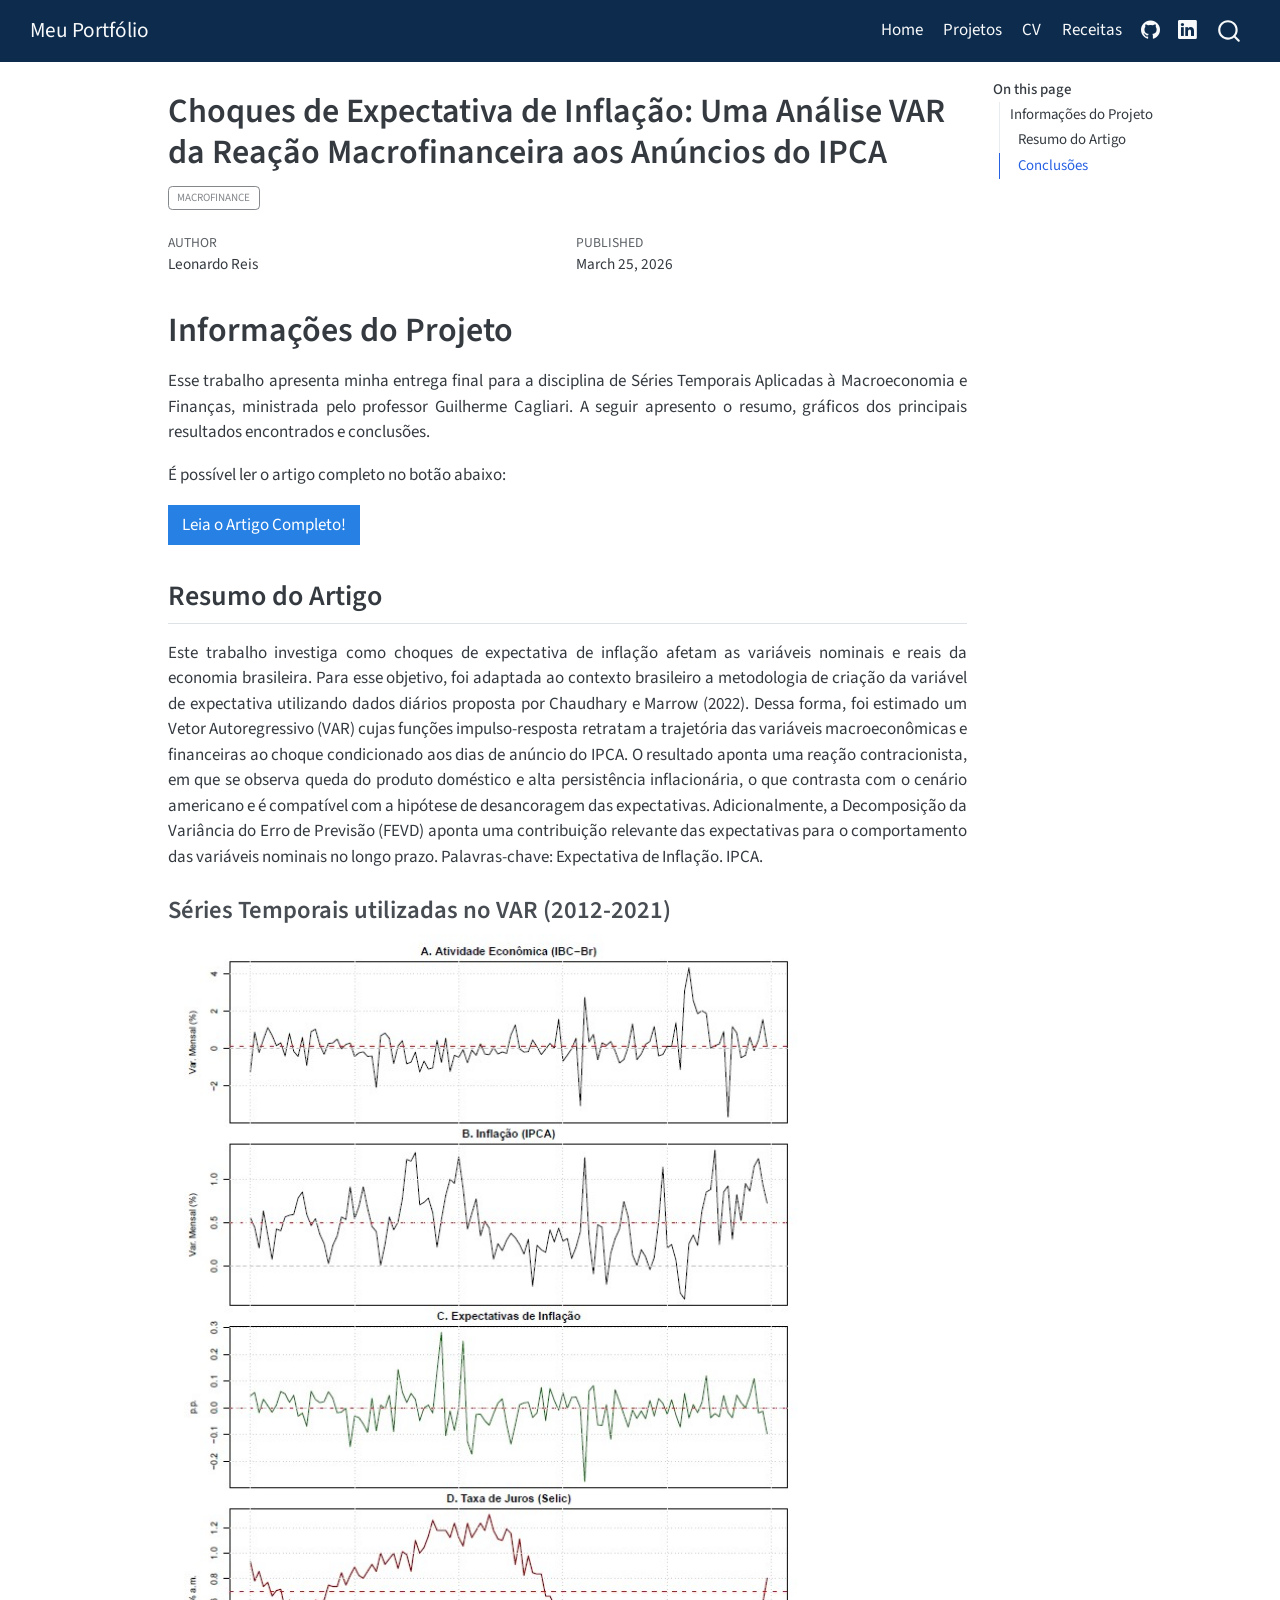
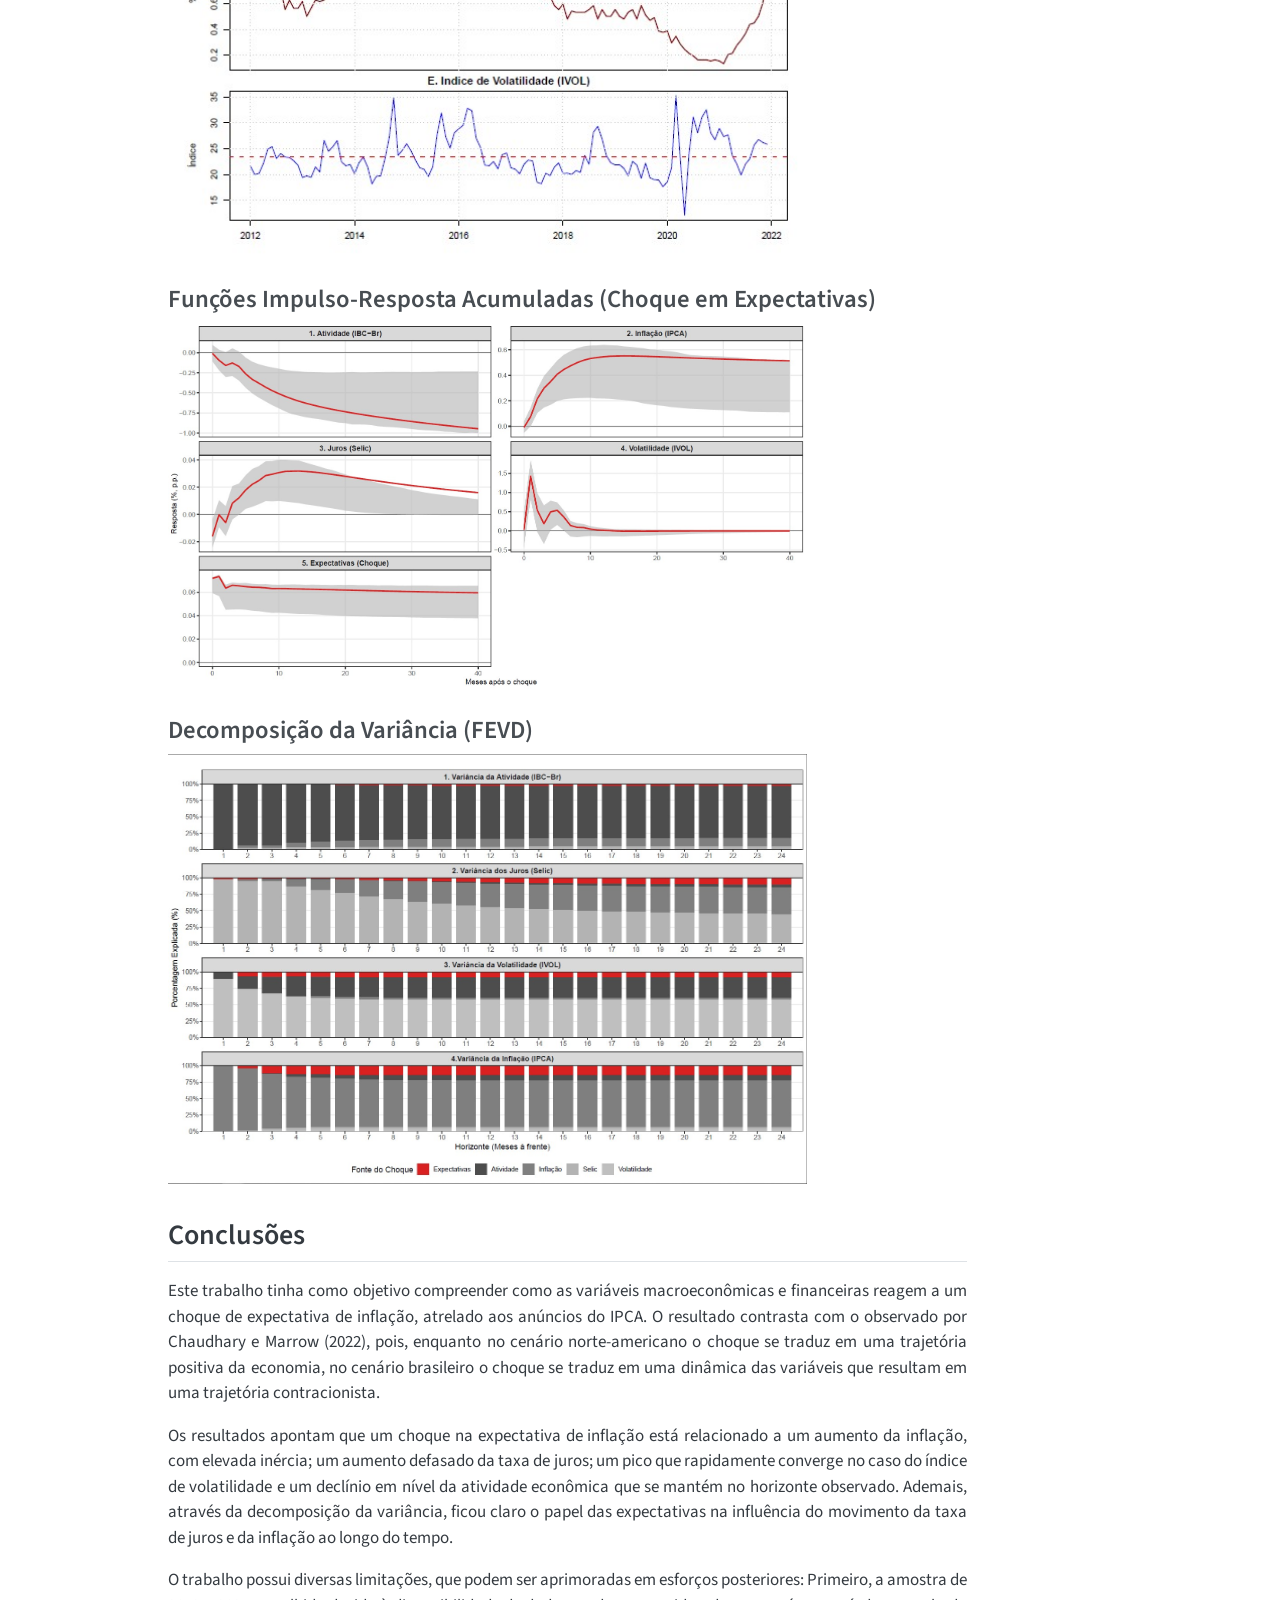
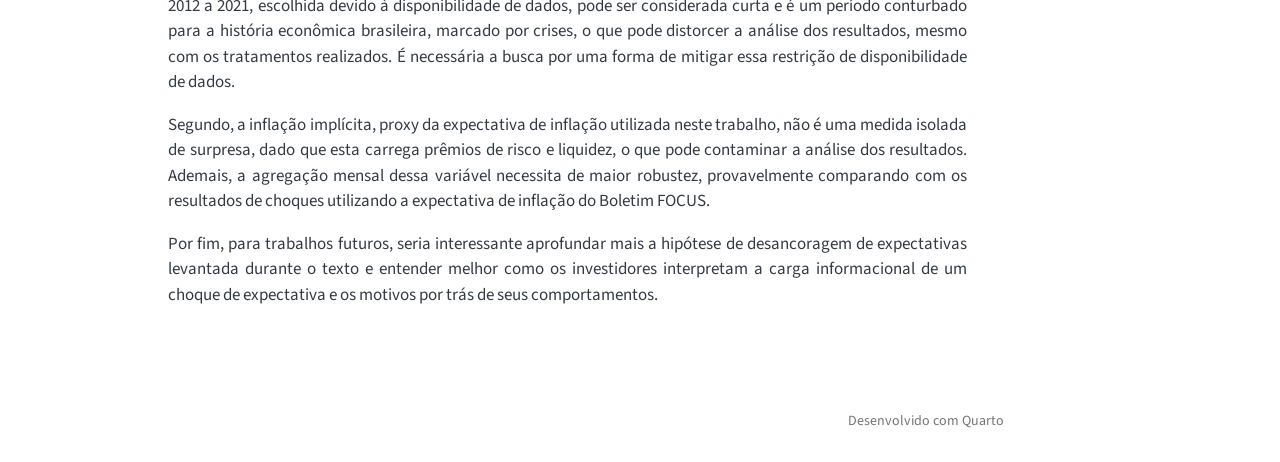
<file: docs/posts/var_expectativa_inflacao/index.html>
<!DOCTYPE html>
<html xmlns="http://www.w3.org/1999/xhtml" lang="en" xml:lang="en"><head>

<meta charset="utf-8">
<meta name="generator" content="quarto-1.8.27">

<meta name="viewport" content="width=device-width, initial-scale=1.0, user-scalable=yes">

<meta name="author" content="Leonardo Reis">
<meta name="dcterms.date" content="2026-03-25">

<title>Choques de Expectativa de Inflação: Uma Análise VAR da Reação Macrofinanceira aos Anúncios do IPCA – Meu Portfólio</title>
<style>
code{white-space: pre-wrap;}
span.smallcaps{font-variant: small-caps;}
div.columns{display: flex; gap: min(4vw, 1.5em);}
div.column{flex: auto; overflow-x: auto;}
div.hanging-indent{margin-left: 1.5em; text-indent: -1.5em;}
ul.task-list{list-style: none;}
ul.task-list li input[type="checkbox"] {
  width: 0.8em;
  margin: 0 0.8em 0.2em -1em; /* quarto-specific, see https://github.com/quarto-dev/quarto-cli/issues/4556 */ 
  vertical-align: middle;
}
</style>


<script src="../../site_libs/quarto-nav/quarto-nav.js"></script>
<script src="../../site_libs/quarto-nav/headroom.min.js"></script>
<script src="../../site_libs/clipboard/clipboard.min.js"></script>
<script src="../../site_libs/quarto-search/autocomplete.umd.js"></script>
<script src="../../site_libs/quarto-search/fuse.min.js"></script>
<script src="../../site_libs/quarto-search/quarto-search.js"></script>
<meta name="quarto:offset" content="../../">
<script src="../../site_libs/quarto-html/quarto.js" type="module"></script>
<script src="../../site_libs/quarto-html/tabsets/tabsets.js" type="module"></script>
<script src="../../site_libs/quarto-html/axe/axe-check.js" type="module"></script>
<script src="../../site_libs/quarto-html/popper.min.js"></script>
<script src="../../site_libs/quarto-html/tippy.umd.min.js"></script>
<script src="../../site_libs/quarto-html/anchor.min.js"></script>
<link href="../../site_libs/quarto-html/tippy.css" rel="stylesheet">
<link href="../../site_libs/quarto-html/quarto-syntax-highlighting-ed96de9b727972fe78a7b5d16c58bf87.css" rel="stylesheet" id="quarto-text-highlighting-styles">
<script src="../../site_libs/bootstrap/bootstrap.min.js"></script>
<link href="../../site_libs/bootstrap/bootstrap-icons.css" rel="stylesheet">
<link href="../../site_libs/bootstrap/bootstrap-f2092aab30f815c81761df39981e7f41.min.css" rel="stylesheet" append-hash="true" id="quarto-bootstrap" data-mode="light">
<script id="quarto-search-options" type="application/json">{
  "location": "navbar",
  "copy-button": false,
  "collapse-after": 3,
  "panel-placement": "end",
  "type": "overlay",
  "limit": 50,
  "keyboard-shortcut": [
    "f",
    "/",
    "s"
  ],
  "show-item-context": false,
  "language": {
    "search-no-results-text": "No results",
    "search-matching-documents-text": "matching documents",
    "search-copy-link-title": "Copy link to search",
    "search-hide-matches-text": "Hide additional matches",
    "search-more-match-text": "more match in this document",
    "search-more-matches-text": "more matches in this document",
    "search-clear-button-title": "Clear",
    "search-text-placeholder": "",
    "search-detached-cancel-button-title": "Cancel",
    "search-submit-button-title": "Submit",
    "search-label": "Search"
  }
}</script>


<link rel="stylesheet" href="../../styles.css">
</head>

<body class="nav-fixed quarto-light">

<div id="quarto-search-results"></div>
  <header id="quarto-header" class="headroom fixed-top">
    <nav class="navbar navbar-expand-lg " data-bs-theme="dark">
      <div class="navbar-container container-fluid">
      <div class="navbar-brand-container mx-auto">
    <a class="navbar-brand" href="../../index.html">
    <span class="navbar-title">Meu Portfólio</span>
    </a>
  </div>
            <div id="quarto-search" class="" title="Search"></div>
          <button class="navbar-toggler" type="button" data-bs-toggle="collapse" data-bs-target="#navbarCollapse" aria-controls="navbarCollapse" role="menu" aria-expanded="false" aria-label="Toggle navigation" onclick="if (window.quartoToggleHeadroom) { window.quartoToggleHeadroom(); }">
  <span class="navbar-toggler-icon"></span>
</button>
          <div class="collapse navbar-collapse" id="navbarCollapse">
            <ul class="navbar-nav navbar-nav-scroll ms-auto">
  <li class="nav-item">
    <a class="nav-link" href="../../index.html"> 
<span class="menu-text">Home</span></a>
  </li>  
  <li class="nav-item">
    <a class="nav-link" href="../../projects.html"> 
<span class="menu-text">Projetos</span></a>
  </li>  
  <li class="nav-item">
    <a class="nav-link" href="../../cv.html"> 
<span class="menu-text">CV</span></a>
  </li>  
  <li class="nav-item">
    <a class="nav-link" href="../../receitas/index.html"> 
<span class="menu-text">Receitas</span></a>
  </li>  
  <li class="nav-item compact">
    <a class="nav-link" href="https://github.com/"> <i class="bi bi-github" role="img">
</i> 
<span class="menu-text"></span></a>
  </li>  
  <li class="nav-item compact">
    <a class="nav-link" href="https://linkedin.com/"> <i class="bi bi-linkedin" role="img">
</i> 
<span class="menu-text"></span></a>
  </li>  
</ul>
          </div> <!-- /navcollapse -->
            <div class="quarto-navbar-tools">
</div>
      </div> <!-- /container-fluid -->
    </nav>
</header>
<!-- content -->
<div id="quarto-content" class="quarto-container page-columns page-rows-contents page-layout-article page-navbar">
<!-- sidebar -->
<!-- margin-sidebar -->
    <div id="quarto-margin-sidebar" class="sidebar margin-sidebar">
        <nav id="TOC" role="doc-toc" class="toc-active">
    <h2 id="toc-title">On this page</h2>
   
  <ul>
  <li><a href="#informações-do-projeto" id="toc-informações-do-projeto" class="nav-link active" data-scroll-target="#informações-do-projeto">Informações do Projeto</a>
  <ul class="collapse">
  <li><a href="#resumo-do-artigo" id="toc-resumo-do-artigo" class="nav-link" data-scroll-target="#resumo-do-artigo">Resumo do Artigo</a>
  <ul class="collapse">
  <li><a href="#séries-temporais-utilizadas-no-var-2012-2021" id="toc-séries-temporais-utilizadas-no-var-2012-2021" class="nav-link" data-scroll-target="#séries-temporais-utilizadas-no-var-2012-2021">Séries Temporais utilizadas no VAR (2012-2021)</a></li>
  <li><a href="#funções-impulso-resposta-acumuladas-choque-em-expectativas" id="toc-funções-impulso-resposta-acumuladas-choque-em-expectativas" class="nav-link" data-scroll-target="#funções-impulso-resposta-acumuladas-choque-em-expectativas">Funções Impulso-Resposta Acumuladas (Choque em Expectativas)</a></li>
  <li><a href="#decomposição-da-variância-fevd" id="toc-decomposição-da-variância-fevd" class="nav-link" data-scroll-target="#decomposição-da-variância-fevd">Decomposição da Variância (FEVD)</a></li>
  </ul></li>
  <li><a href="#conclusões" id="toc-conclusões" class="nav-link" data-scroll-target="#conclusões">Conclusões</a></li>
  </ul></li>
  </ul>
</nav>
    </div>
<!-- main -->
<main class="content" id="quarto-document-content">

<header id="title-block-header" class="quarto-title-block default">
<div class="quarto-title">
<h1 class="title">Choques de Expectativa de Inflação: Uma Análise VAR da Reação Macrofinanceira aos Anúncios do IPCA</h1>
  <div class="quarto-categories">
    <div class="quarto-category">Macrofinance</div>
  </div>
  </div>



<div class="quarto-title-meta">

    <div>
    <div class="quarto-title-meta-heading">Author</div>
    <div class="quarto-title-meta-contents">
             <p>Leonardo Reis </p>
          </div>
  </div>
    
    <div>
    <div class="quarto-title-meta-heading">Published</div>
    <div class="quarto-title-meta-contents">
      <p class="date">March 25, 2026</p>
    </div>
  </div>
  
    
  </div>
  


</header>


<section id="informações-do-projeto" class="level1">
<h1>Informações do Projeto</h1>
<p>Esse trabalho apresenta minha entrega final para a disciplina de Séries Temporais Aplicadas à Macroeconomia e Finanças, ministrada pelo professor Guilherme Cagliari. A seguir apresento o resumo, gráficos dos principais resultados encontrados e conclusões.</p>
<p>É possível ler o artigo completo no botão abaixo:</p>
<p><a href="reacao_macro_expectativas_inflacao.pdf" class="btn btn-primary">Leia o Artigo Completo!</a></p>
<section id="resumo-do-artigo" class="level2">
<h2 class="anchored" data-anchor-id="resumo-do-artigo">Resumo do Artigo</h2>
<p>Este trabalho investiga como choques de expectativa de inflação afetam as variáveis nominais e reais da economia brasileira. Para esse objetivo, foi adaptada ao contexto brasileiro a metodologia de criação da variável de expectativa utilizando dados diários proposta por Chaudhary e Marrow (2022). Dessa forma, foi estimado um Vetor Autoregressivo (VAR) cujas funções impulso-resposta retratam a trajetória das variáveis macroeconômicas e financeiras ao choque condicionado aos dias de anúncio do IPCA. O resultado aponta uma reação contracionista, em que se observa queda do produto doméstico e alta persistência inflacionária, o que contrasta com o cenário americano e é compatível com a hipótese de desancoragem das expectativas. Adicionalmente, a Decomposição da Variância do Erro de Previsão (FEVD) aponta uma contribuição relevante das expectativas para o comportamento das variáveis nominais no longo prazo. Palavras-chave: Expectativa de Inflação. IPCA.</p>
<section id="séries-temporais-utilizadas-no-var-2012-2021" class="level3">
<h3 class="anchored" data-anchor-id="séries-temporais-utilizadas-no-var-2012-2021">Séries Temporais utilizadas no VAR (2012-2021)</h3>
<p><img src="series_var.jpg" class="img-fluid" style="width:80.0%"></p>
</section>
<section id="funções-impulso-resposta-acumuladas-choque-em-expectativas" class="level3">
<h3 class="anchored" data-anchor-id="funções-impulso-resposta-acumuladas-choque-em-expectativas">Funções Impulso-Resposta Acumuladas (Choque em Expectativas)</h3>
<p><img src="irf.jpg" class="img-fluid" style="width:80.0%"></p>
</section>
<section id="decomposição-da-variância-fevd" class="level3">
<h3 class="anchored" data-anchor-id="decomposição-da-variância-fevd">Decomposição da Variância (FEVD)</h3>
<p><img src="fevd.jpg" class="img-fluid" style="width:80.0%"></p>
</section>
</section>
<section id="conclusões" class="level2">
<h2 class="anchored" data-anchor-id="conclusões">Conclusões</h2>
<p>Este trabalho tinha como objetivo compreender como as variáveis macroeconômicas e financeiras reagem a um choque de expectativa de inflação, atrelado aos anúncios do IPCA. O resultado contrasta com o observado por Chaudhary e Marrow (2022), pois, enquanto no cenário norte-americano o choque se traduz em uma trajetória positiva da economia, no cenário brasileiro o choque se traduz em uma dinâmica das variáveis que resultam em uma trajetória contracionista.</p>
<p>Os resultados apontam que um choque na expectativa de inflação está relacionado a um aumento da inflação, com elevada inércia; um aumento defasado da taxa de juros; um pico que rapidamente converge no caso do índice de volatilidade e um declínio em nível da atividade econômica que se mantém no horizonte observado. Ademais, através da decomposição da variância, ficou claro o papel das expectativas na influência do movimento da taxa de juros e da inflação ao longo do tempo.</p>
<p>O trabalho possui diversas limitações, que podem ser aprimoradas em esforços posteriores: Primeiro, a amostra de 2012 a 2021, escolhida devido à disponibilidade de dados, pode ser considerada curta e é um período conturbado para a história econômica brasileira, marcado por crises, o que pode distorcer a análise dos resultados, mesmo com os tratamentos realizados. É necessária a busca por uma forma de mitigar essa restrição de disponibilidade de dados.</p>
<p>Segundo, a inflação implícita, proxy da expectativa de inflação utilizada neste trabalho, não é uma medida isolada de surpresa, dado que esta carrega prêmios de risco e liquidez, o que pode contaminar a análise dos resultados. Ademais, a agregação mensal dessa variável necessita de maior robustez, provavelmente comparando com os resultados de choques utilizando a expectativa de inflação do Boletim FOCUS.</p>
<p>Por fim, para trabalhos futuros, seria interessante aprofundar mais a hipótese de desancoragem de expectativas levantada durante o texto e entender melhor como os investidores interpretam a carga informacional de um choque de expectativa e os motivos por trás de seus comportamentos.</p>


</section>
</section>

</main> <!-- /main -->
<script id="quarto-html-after-body" type="application/javascript">
  window.document.addEventListener("DOMContentLoaded", function (event) {
    const icon = "";
    const anchorJS = new window.AnchorJS();
    anchorJS.options = {
      placement: 'right',
      icon: icon
    };
    anchorJS.add('.anchored');
    const isCodeAnnotation = (el) => {
      for (const clz of el.classList) {
        if (clz.startsWith('code-annotation-')) {                     
          return true;
        }
      }
      return false;
    }
    const onCopySuccess = function(e) {
      // button target
      const button = e.trigger;
      // don't keep focus
      button.blur();
      // flash "checked"
      button.classList.add('code-copy-button-checked');
      var currentTitle = button.getAttribute("title");
      button.setAttribute("title", "Copied!");
      let tooltip;
      if (window.bootstrap) {
        button.setAttribute("data-bs-toggle", "tooltip");
        button.setAttribute("data-bs-placement", "left");
        button.setAttribute("data-bs-title", "Copied!");
        tooltip = new bootstrap.Tooltip(button, 
          { trigger: "manual", 
            customClass: "code-copy-button-tooltip",
            offset: [0, -8]});
        tooltip.show();    
      }
      setTimeout(function() {
        if (tooltip) {
          tooltip.hide();
          button.removeAttribute("data-bs-title");
          button.removeAttribute("data-bs-toggle");
          button.removeAttribute("data-bs-placement");
        }
        button.setAttribute("title", currentTitle);
        button.classList.remove('code-copy-button-checked');
      }, 1000);
      // clear code selection
      e.clearSelection();
    }
    const getTextToCopy = function(trigger) {
      const outerScaffold = trigger.parentElement.cloneNode(true);
      const codeEl = outerScaffold.querySelector('code');
      for (const childEl of codeEl.children) {
        if (isCodeAnnotation(childEl)) {
          childEl.remove();
        }
      }
      return codeEl.innerText;
    }
    const clipboard = new window.ClipboardJS('.code-copy-button:not([data-in-quarto-modal])', {
      text: getTextToCopy
    });
    clipboard.on('success', onCopySuccess);
    if (window.document.getElementById('quarto-embedded-source-code-modal')) {
      const clipboardModal = new window.ClipboardJS('.code-copy-button[data-in-quarto-modal]', {
        text: getTextToCopy,
        container: window.document.getElementById('quarto-embedded-source-code-modal')
      });
      clipboardModal.on('success', onCopySuccess);
    }
      var localhostRegex = new RegExp(/^(?:http|https):\/\/localhost\:?[0-9]*\//);
      var mailtoRegex = new RegExp(/^mailto:/);
        var filterRegex = new RegExp('/' + window.location.host + '/');
      var isInternal = (href) => {
          return filterRegex.test(href) || localhostRegex.test(href) || mailtoRegex.test(href);
      }
      // Inspect non-navigation links and adorn them if external
     var links = window.document.querySelectorAll('a[href]:not(.nav-link):not(.navbar-brand):not(.toc-action):not(.sidebar-link):not(.sidebar-item-toggle):not(.pagination-link):not(.no-external):not([aria-hidden]):not(.dropdown-item):not(.quarto-navigation-tool):not(.about-link)');
      for (var i=0; i<links.length; i++) {
        const link = links[i];
        if (!isInternal(link.href)) {
          // undo the damage that might have been done by quarto-nav.js in the case of
          // links that we want to consider external
          if (link.dataset.originalHref !== undefined) {
            link.href = link.dataset.originalHref;
          }
        }
      }
    function tippyHover(el, contentFn, onTriggerFn, onUntriggerFn) {
      const config = {
        allowHTML: true,
        maxWidth: 500,
        delay: 100,
        arrow: false,
        appendTo: function(el) {
            return el.parentElement;
        },
        interactive: true,
        interactiveBorder: 10,
        theme: 'quarto',
        placement: 'bottom-start',
      };
      if (contentFn) {
        config.content = contentFn;
      }
      if (onTriggerFn) {
        config.onTrigger = onTriggerFn;
      }
      if (onUntriggerFn) {
        config.onUntrigger = onUntriggerFn;
      }
      window.tippy(el, config); 
    }
    const noterefs = window.document.querySelectorAll('a[role="doc-noteref"]');
    for (var i=0; i<noterefs.length; i++) {
      const ref = noterefs[i];
      tippyHover(ref, function() {
        // use id or data attribute instead here
        let href = ref.getAttribute('data-footnote-href') || ref.getAttribute('href');
        try { href = new URL(href).hash; } catch {}
        const id = href.replace(/^#\/?/, "");
        const note = window.document.getElementById(id);
        if (note) {
          return note.innerHTML;
        } else {
          return "";
        }
      });
    }
    const xrefs = window.document.querySelectorAll('a.quarto-xref');
    const processXRef = (id, note) => {
      // Strip column container classes
      const stripColumnClz = (el) => {
        el.classList.remove("page-full", "page-columns");
        if (el.children) {
          for (const child of el.children) {
            stripColumnClz(child);
          }
        }
      }
      stripColumnClz(note)
      if (id === null || id.startsWith('sec-')) {
        // Special case sections, only their first couple elements
        const container = document.createElement("div");
        if (note.children && note.children.length > 2) {
          container.appendChild(note.children[0].cloneNode(true));
          for (let i = 1; i < note.children.length; i++) {
            const child = note.children[i];
            if (child.tagName === "P" && child.innerText === "") {
              continue;
            } else {
              container.appendChild(child.cloneNode(true));
              break;
            }
          }
          if (window.Quarto?.typesetMath) {
            window.Quarto.typesetMath(container);
          }
          return container.innerHTML
        } else {
          if (window.Quarto?.typesetMath) {
            window.Quarto.typesetMath(note);
          }
          return note.innerHTML;
        }
      } else {
        // Remove any anchor links if they are present
        const anchorLink = note.querySelector('a.anchorjs-link');
        if (anchorLink) {
          anchorLink.remove();
        }
        if (window.Quarto?.typesetMath) {
          window.Quarto.typesetMath(note);
        }
        if (note.classList.contains("callout")) {
          return note.outerHTML;
        } else {
          return note.innerHTML;
        }
      }
    }
    for (var i=0; i<xrefs.length; i++) {
      const xref = xrefs[i];
      tippyHover(xref, undefined, function(instance) {
        instance.disable();
        let url = xref.getAttribute('href');
        let hash = undefined; 
        if (url.startsWith('#')) {
          hash = url;
        } else {
          try { hash = new URL(url).hash; } catch {}
        }
        if (hash) {
          const id = hash.replace(/^#\/?/, "");
          const note = window.document.getElementById(id);
          if (note !== null) {
            try {
              const html = processXRef(id, note.cloneNode(true));
              instance.setContent(html);
            } finally {
              instance.enable();
              instance.show();
            }
          } else {
            // See if we can fetch this
            fetch(url.split('#')[0])
            .then(res => res.text())
            .then(html => {
              const parser = new DOMParser();
              const htmlDoc = parser.parseFromString(html, "text/html");
              const note = htmlDoc.getElementById(id);
              if (note !== null) {
                const html = processXRef(id, note);
                instance.setContent(html);
              } 
            }).finally(() => {
              instance.enable();
              instance.show();
            });
          }
        } else {
          // See if we can fetch a full url (with no hash to target)
          // This is a special case and we should probably do some content thinning / targeting
          fetch(url)
          .then(res => res.text())
          .then(html => {
            const parser = new DOMParser();
            const htmlDoc = parser.parseFromString(html, "text/html");
            const note = htmlDoc.querySelector('main.content');
            if (note !== null) {
              // This should only happen for chapter cross references
              // (since there is no id in the URL)
              // remove the first header
              if (note.children.length > 0 && note.children[0].tagName === "HEADER") {
                note.children[0].remove();
              }
              const html = processXRef(null, note);
              instance.setContent(html);
            } 
          }).finally(() => {
            instance.enable();
            instance.show();
          });
        }
      }, function(instance) {
      });
    }
        let selectedAnnoteEl;
        const selectorForAnnotation = ( cell, annotation) => {
          let cellAttr = 'data-code-cell="' + cell + '"';
          let lineAttr = 'data-code-annotation="' +  annotation + '"';
          const selector = 'span[' + cellAttr + '][' + lineAttr + ']';
          return selector;
        }
        const selectCodeLines = (annoteEl) => {
          const doc = window.document;
          const targetCell = annoteEl.getAttribute("data-target-cell");
          const targetAnnotation = annoteEl.getAttribute("data-target-annotation");
          const annoteSpan = window.document.querySelector(selectorForAnnotation(targetCell, targetAnnotation));
          const lines = annoteSpan.getAttribute("data-code-lines").split(",");
          const lineIds = lines.map((line) => {
            return targetCell + "-" + line;
          })
          let top = null;
          let height = null;
          let parent = null;
          if (lineIds.length > 0) {
              //compute the position of the single el (top and bottom and make a div)
              const el = window.document.getElementById(lineIds[0]);
              top = el.offsetTop;
              height = el.offsetHeight;
              parent = el.parentElement.parentElement;
            if (lineIds.length > 1) {
              const lastEl = window.document.getElementById(lineIds[lineIds.length - 1]);
              const bottom = lastEl.offsetTop + lastEl.offsetHeight;
              height = bottom - top;
            }
            if (top !== null && height !== null && parent !== null) {
              // cook up a div (if necessary) and position it 
              let div = window.document.getElementById("code-annotation-line-highlight");
              if (div === null) {
                div = window.document.createElement("div");
                div.setAttribute("id", "code-annotation-line-highlight");
                div.style.position = 'absolute';
                parent.appendChild(div);
              }
              div.style.top = top - 2 + "px";
              div.style.height = height + 4 + "px";
              div.style.left = 0;
              let gutterDiv = window.document.getElementById("code-annotation-line-highlight-gutter");
              if (gutterDiv === null) {
                gutterDiv = window.document.createElement("div");
                gutterDiv.setAttribute("id", "code-annotation-line-highlight-gutter");
                gutterDiv.style.position = 'absolute';
                const codeCell = window.document.getElementById(targetCell);
                const gutter = codeCell.querySelector('.code-annotation-gutter');
                gutter.appendChild(gutterDiv);
              }
              gutterDiv.style.top = top - 2 + "px";
              gutterDiv.style.height = height + 4 + "px";
            }
            selectedAnnoteEl = annoteEl;
          }
        };
        const unselectCodeLines = () => {
          const elementsIds = ["code-annotation-line-highlight", "code-annotation-line-highlight-gutter"];
          elementsIds.forEach((elId) => {
            const div = window.document.getElementById(elId);
            if (div) {
              div.remove();
            }
          });
          selectedAnnoteEl = undefined;
        };
          // Handle positioning of the toggle
      window.addEventListener(
        "resize",
        throttle(() => {
          elRect = undefined;
          if (selectedAnnoteEl) {
            selectCodeLines(selectedAnnoteEl);
          }
        }, 10)
      );
      function throttle(fn, ms) {
      let throttle = false;
      let timer;
        return (...args) => {
          if(!throttle) { // first call gets through
              fn.apply(this, args);
              throttle = true;
          } else { // all the others get throttled
              if(timer) clearTimeout(timer); // cancel #2
              timer = setTimeout(() => {
                fn.apply(this, args);
                timer = throttle = false;
              }, ms);
          }
        };
      }
        // Attach click handler to the DT
        const annoteDls = window.document.querySelectorAll('dt[data-target-cell]');
        for (const annoteDlNode of annoteDls) {
          annoteDlNode.addEventListener('click', (event) => {
            const clickedEl = event.target;
            if (clickedEl !== selectedAnnoteEl) {
              unselectCodeLines();
              const activeEl = window.document.querySelector('dt[data-target-cell].code-annotation-active');
              if (activeEl) {
                activeEl.classList.remove('code-annotation-active');
              }
              selectCodeLines(clickedEl);
              clickedEl.classList.add('code-annotation-active');
            } else {
              // Unselect the line
              unselectCodeLines();
              clickedEl.classList.remove('code-annotation-active');
            }
          });
        }
    const findCites = (el) => {
      const parentEl = el.parentElement;
      if (parentEl) {
        const cites = parentEl.dataset.cites;
        if (cites) {
          return {
            el,
            cites: cites.split(' ')
          };
        } else {
          return findCites(el.parentElement)
        }
      } else {
        return undefined;
      }
    };
    var bibliorefs = window.document.querySelectorAll('a[role="doc-biblioref"]');
    for (var i=0; i<bibliorefs.length; i++) {
      const ref = bibliorefs[i];
      const citeInfo = findCites(ref);
      if (citeInfo) {
        tippyHover(citeInfo.el, function() {
          var popup = window.document.createElement('div');
          citeInfo.cites.forEach(function(cite) {
            var citeDiv = window.document.createElement('div');
            citeDiv.classList.add('hanging-indent');
            citeDiv.classList.add('csl-entry');
            var biblioDiv = window.document.getElementById('ref-' + cite);
            if (biblioDiv) {
              citeDiv.innerHTML = biblioDiv.innerHTML;
            }
            popup.appendChild(citeDiv);
          });
          return popup.innerHTML;
        });
      }
    }
  });
  </script>
</div> <!-- /content -->
<footer class="footer">
  <div class="nav-footer">
    <div class="nav-footer-left">
      &nbsp;
    </div>   
    <div class="nav-footer-center">
      &nbsp;
    </div>
    <div class="nav-footer-right">
<p>Desenvolvido com Quarto</p>
</div>
  </div>
</footer>




</body></html>
</file>
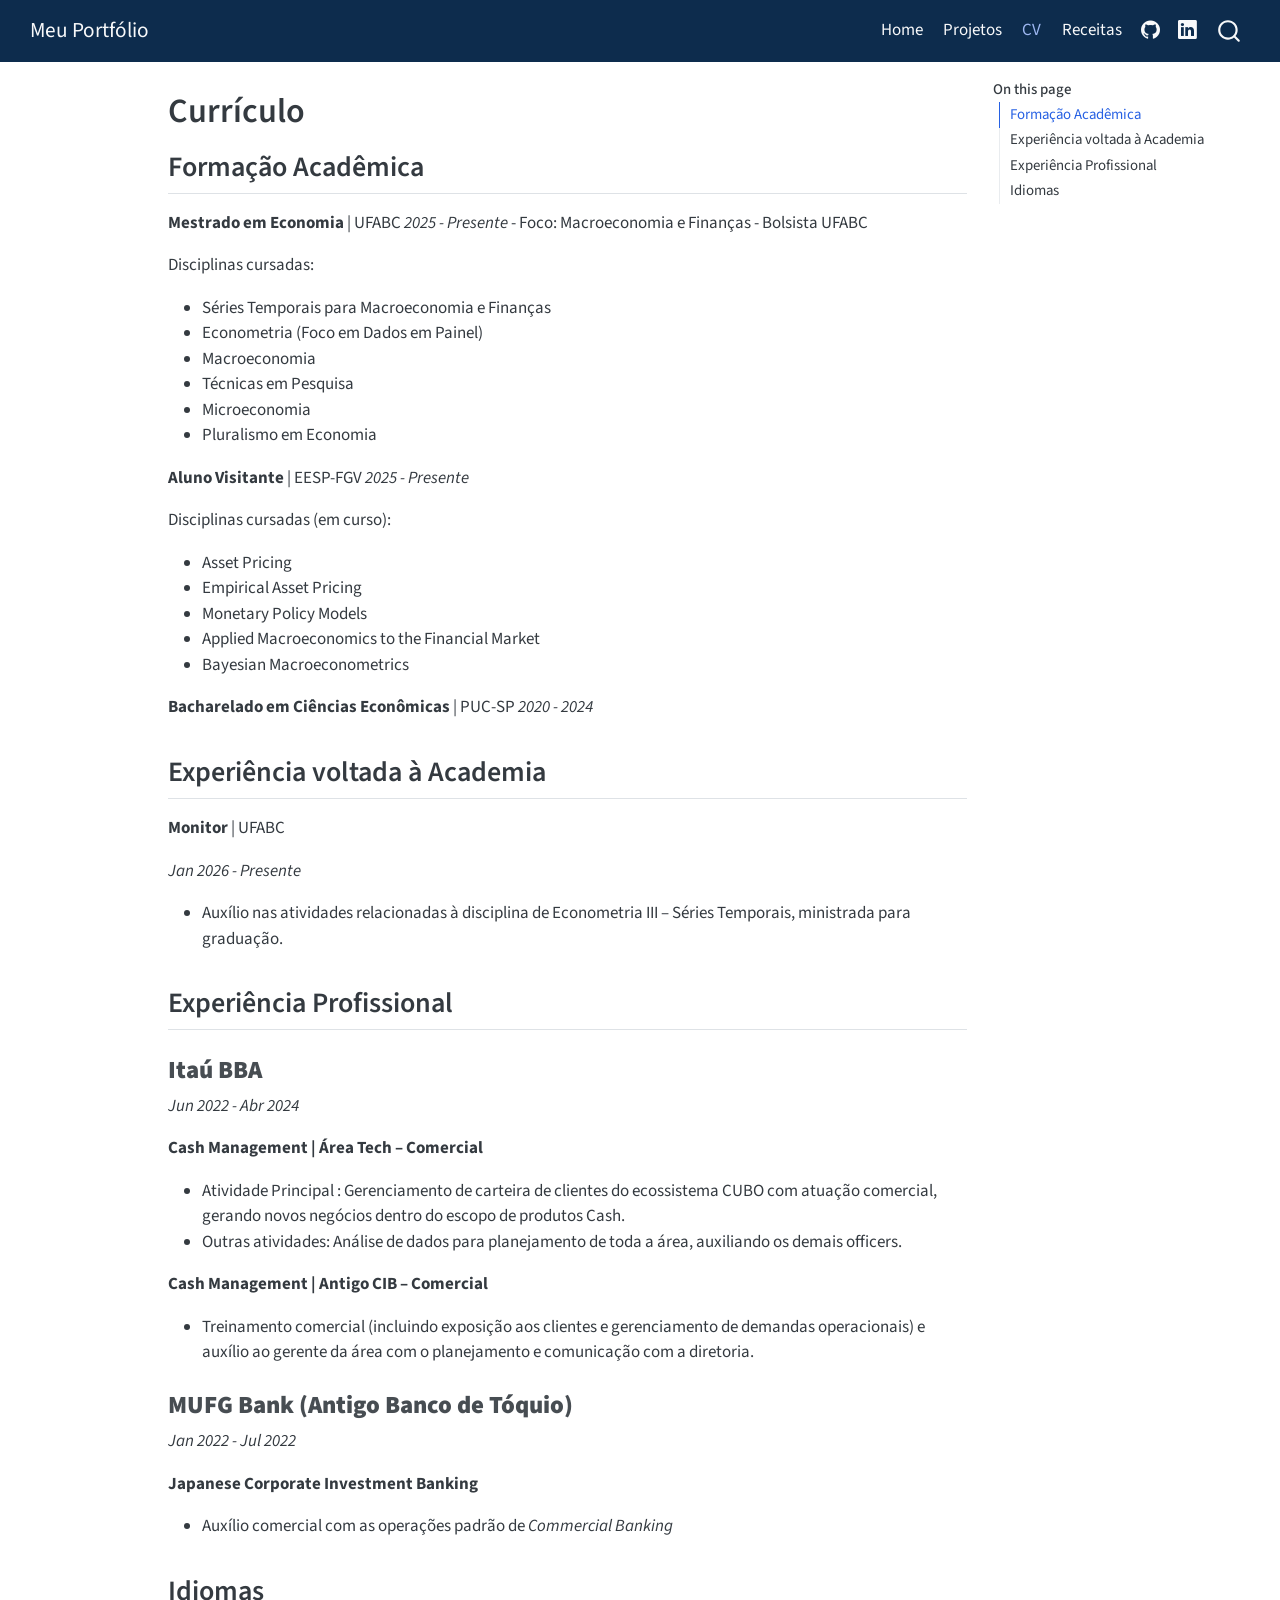
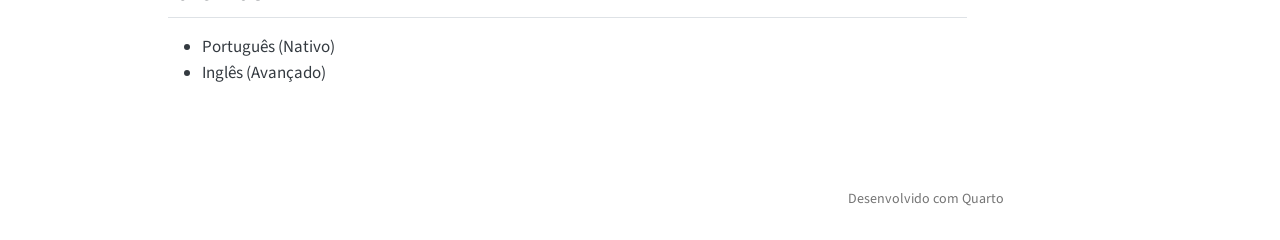
<file: docs/cv.html>
<!DOCTYPE html>
<html xmlns="http://www.w3.org/1999/xhtml" lang="en" xml:lang="en"><head>

<meta charset="utf-8">
<meta name="generator" content="quarto-1.8.27">

<meta name="viewport" content="width=device-width, initial-scale=1.0, user-scalable=yes">


<title>Currículo – Meu Portfólio</title>
<style>
code{white-space: pre-wrap;}
span.smallcaps{font-variant: small-caps;}
div.columns{display: flex; gap: min(4vw, 1.5em);}
div.column{flex: auto; overflow-x: auto;}
div.hanging-indent{margin-left: 1.5em; text-indent: -1.5em;}
ul.task-list{list-style: none;}
ul.task-list li input[type="checkbox"] {
  width: 0.8em;
  margin: 0 0.8em 0.2em -1em; /* quarto-specific, see https://github.com/quarto-dev/quarto-cli/issues/4556 */ 
  vertical-align: middle;
}
</style>


<script src="site_libs/quarto-nav/quarto-nav.js"></script>
<script src="site_libs/quarto-nav/headroom.min.js"></script>
<script src="site_libs/clipboard/clipboard.min.js"></script>
<script src="site_libs/quarto-search/autocomplete.umd.js"></script>
<script src="site_libs/quarto-search/fuse.min.js"></script>
<script src="site_libs/quarto-search/quarto-search.js"></script>
<meta name="quarto:offset" content="./">
<script src="site_libs/quarto-html/quarto.js" type="module"></script>
<script src="site_libs/quarto-html/tabsets/tabsets.js" type="module"></script>
<script src="site_libs/quarto-html/axe/axe-check.js" type="module"></script>
<script src="site_libs/quarto-html/popper.min.js"></script>
<script src="site_libs/quarto-html/tippy.umd.min.js"></script>
<script src="site_libs/quarto-html/anchor.min.js"></script>
<link href="site_libs/quarto-html/tippy.css" rel="stylesheet">
<link href="site_libs/quarto-html/quarto-syntax-highlighting-ed96de9b727972fe78a7b5d16c58bf87.css" rel="stylesheet" id="quarto-text-highlighting-styles">
<script src="site_libs/bootstrap/bootstrap.min.js"></script>
<link href="site_libs/bootstrap/bootstrap-icons.css" rel="stylesheet">
<link href="site_libs/bootstrap/bootstrap-f2092aab30f815c81761df39981e7f41.min.css" rel="stylesheet" append-hash="true" id="quarto-bootstrap" data-mode="light">
<script id="quarto-search-options" type="application/json">{
  "location": "navbar",
  "copy-button": false,
  "collapse-after": 3,
  "panel-placement": "end",
  "type": "overlay",
  "limit": 50,
  "keyboard-shortcut": [
    "f",
    "/",
    "s"
  ],
  "show-item-context": false,
  "language": {
    "search-no-results-text": "No results",
    "search-matching-documents-text": "matching documents",
    "search-copy-link-title": "Copy link to search",
    "search-hide-matches-text": "Hide additional matches",
    "search-more-match-text": "more match in this document",
    "search-more-matches-text": "more matches in this document",
    "search-clear-button-title": "Clear",
    "search-text-placeholder": "",
    "search-detached-cancel-button-title": "Cancel",
    "search-submit-button-title": "Submit",
    "search-label": "Search"
  }
}</script>


<link rel="stylesheet" href="styles.css">
</head>

<body class="nav-fixed quarto-light">

<div id="quarto-search-results"></div>
  <header id="quarto-header" class="headroom fixed-top">
    <nav class="navbar navbar-expand-lg " data-bs-theme="dark">
      <div class="navbar-container container-fluid">
      <div class="navbar-brand-container mx-auto">
    <a class="navbar-brand" href="./index.html">
    <span class="navbar-title">Meu Portfólio</span>
    </a>
  </div>
            <div id="quarto-search" class="" title="Search"></div>
          <button class="navbar-toggler" type="button" data-bs-toggle="collapse" data-bs-target="#navbarCollapse" aria-controls="navbarCollapse" role="menu" aria-expanded="false" aria-label="Toggle navigation" onclick="if (window.quartoToggleHeadroom) { window.quartoToggleHeadroom(); }">
  <span class="navbar-toggler-icon"></span>
</button>
          <div class="collapse navbar-collapse" id="navbarCollapse">
            <ul class="navbar-nav navbar-nav-scroll ms-auto">
  <li class="nav-item">
    <a class="nav-link" href="./index.html"> 
<span class="menu-text">Home</span></a>
  </li>  
  <li class="nav-item">
    <a class="nav-link" href="./projects.html"> 
<span class="menu-text">Projetos</span></a>
  </li>  
  <li class="nav-item">
    <a class="nav-link active" href="./cv.html" aria-current="page"> 
<span class="menu-text">CV</span></a>
  </li>  
  <li class="nav-item">
    <a class="nav-link" href="./receitas/index.html"> 
<span class="menu-text">Receitas</span></a>
  </li>  
  <li class="nav-item compact">
    <a class="nav-link" href="https://github.com/"> <i class="bi bi-github" role="img">
</i> 
<span class="menu-text"></span></a>
  </li>  
  <li class="nav-item compact">
    <a class="nav-link" href="https://linkedin.com/"> <i class="bi bi-linkedin" role="img">
</i> 
<span class="menu-text"></span></a>
  </li>  
</ul>
          </div> <!-- /navcollapse -->
            <div class="quarto-navbar-tools">
</div>
      </div> <!-- /container-fluid -->
    </nav>
</header>
<!-- content -->
<div id="quarto-content" class="quarto-container page-columns page-rows-contents page-layout-article page-navbar">
<!-- sidebar -->
<!-- margin-sidebar -->
    <div id="quarto-margin-sidebar" class="sidebar margin-sidebar">
        <nav id="TOC" role="doc-toc" class="toc-active">
    <h2 id="toc-title">On this page</h2>
   
  <ul>
  <li><a href="#formação-acadêmica" id="toc-formação-acadêmica" class="nav-link active" data-scroll-target="#formação-acadêmica">Formação Acadêmica</a></li>
  <li><a href="#experiência-voltada-à-academia" id="toc-experiência-voltada-à-academia" class="nav-link" data-scroll-target="#experiência-voltada-à-academia">Experiência voltada à Academia</a></li>
  <li><a href="#experiência-profissional" id="toc-experiência-profissional" class="nav-link" data-scroll-target="#experiência-profissional">Experiência Profissional</a>
  <ul class="collapse">
  <li><a href="#itaú-bba" id="toc-itaú-bba" class="nav-link" data-scroll-target="#itaú-bba"><strong>Itaú BBA</strong></a></li>
  <li><a href="#mufg-bank-antigo-banco-de-tóquio" id="toc-mufg-bank-antigo-banco-de-tóquio" class="nav-link" data-scroll-target="#mufg-bank-antigo-banco-de-tóquio"><strong>MUFG Bank (Antigo Banco de Tóquio)</strong></a></li>
  </ul></li>
  <li><a href="#idiomas" id="toc-idiomas" class="nav-link" data-scroll-target="#idiomas">Idiomas</a></li>
  </ul>
</nav>
    </div>
<!-- main -->
<main class="content" id="quarto-document-content">

<header id="title-block-header" class="quarto-title-block default">
<div class="quarto-title">
<h1 class="title">Currículo</h1>
</div>



<div class="quarto-title-meta">

    
  
    
  </div>
  


</header>


<section id="formação-acadêmica" class="level2">
<h2 class="anchored" data-anchor-id="formação-acadêmica">Formação Acadêmica</h2>
<p><strong>Mestrado em Economia</strong> | UFABC <em>2025 - Presente</em> - Foco: Macroeconomia e Finanças - Bolsista UFABC</p>
<p>Disciplinas cursadas:</p>
<ul>
<li>Séries Temporais para Macroeconomia e Finanças</li>
<li>Econometria (Foco em Dados em Painel)</li>
<li>Macroeconomia</li>
<li>Técnicas em Pesquisa</li>
<li>Microeconomia</li>
<li>Pluralismo em Economia</li>
</ul>
<p><strong>Aluno Visitante</strong> | EESP-FGV <em>2025 - Presente</em></p>
<p>Disciplinas cursadas (em curso):</p>
<ul>
<li>Asset Pricing<br>
</li>
<li>Empirical Asset Pricing</li>
<li>Monetary Policy Models</li>
<li>Applied Macroeconomics to the Financial Market</li>
<li>Bayesian Macroeconometrics</li>
</ul>
<p><strong>Bacharelado em Ciências Econômicas</strong> | PUC-SP <em>2020 - 2024</em></p>
</section>
<section id="experiência-voltada-à-academia" class="level2">
<h2 class="anchored" data-anchor-id="experiência-voltada-à-academia">Experiência voltada à Academia</h2>
<p><strong>Monitor</strong> | UFABC</p>
<p><em>Jan 2026 - Presente</em></p>
<ul>
<li>Auxílio nas atividades relacionadas à disciplina de Econometria III – Séries Temporais, ministrada para graduação.</li>
</ul>
</section>
<section id="experiência-profissional" class="level2">
<h2 class="anchored" data-anchor-id="experiência-profissional">Experiência Profissional</h2>
<section id="itaú-bba" class="level3">
<h3 class="anchored" data-anchor-id="itaú-bba"><strong>Itaú BBA</strong></h3>
<p><em>Jun 2022 - Abr 2024</em></p>
<p><strong>Cash Management | Área Tech – Comercial</strong></p>
<ul>
<li>Atividade Principal : Gerenciamento de carteira de clientes do ecossistema CUBO com atuação comercial, gerando novos negócios dentro do escopo de produtos Cash.</li>
<li>Outras atividades: Análise de dados para planejamento de toda a área, auxiliando os demais officers.</li>
</ul>
<p><strong>Cash Management | Antigo CIB – Comercial</strong></p>
<ul>
<li>Treinamento comercial (incluindo exposição aos clientes e gerenciamento de demandas operacionais) e auxílio ao gerente da área com o planejamento e comunicação com a diretoria.</li>
</ul>
</section>
<section id="mufg-bank-antigo-banco-de-tóquio" class="level3">
<h3 class="anchored" data-anchor-id="mufg-bank-antigo-banco-de-tóquio"><strong>MUFG Bank (Antigo Banco de Tóquio)</strong></h3>
<p><em>Jan 2022 - Jul 2022</em></p>
<p><strong>Japanese Corporate Investment Banking</strong></p>
<ul>
<li>Auxílio comercial com as operações padrão de <em>Commercial Banking</em></li>
</ul>
</section>
</section>
<section id="idiomas" class="level2">
<h2 class="anchored" data-anchor-id="idiomas">Idiomas</h2>
<ul>
<li>Português (Nativo)</li>
<li>Inglês (Avançado)</li>
</ul>


</section>

</main> <!-- /main -->
<script id="quarto-html-after-body" type="application/javascript">
  window.document.addEventListener("DOMContentLoaded", function (event) {
    const icon = "";
    const anchorJS = new window.AnchorJS();
    anchorJS.options = {
      placement: 'right',
      icon: icon
    };
    anchorJS.add('.anchored');
    const isCodeAnnotation = (el) => {
      for (const clz of el.classList) {
        if (clz.startsWith('code-annotation-')) {                     
          return true;
        }
      }
      return false;
    }
    const onCopySuccess = function(e) {
      // button target
      const button = e.trigger;
      // don't keep focus
      button.blur();
      // flash "checked"
      button.classList.add('code-copy-button-checked');
      var currentTitle = button.getAttribute("title");
      button.setAttribute("title", "Copied!");
      let tooltip;
      if (window.bootstrap) {
        button.setAttribute("data-bs-toggle", "tooltip");
        button.setAttribute("data-bs-placement", "left");
        button.setAttribute("data-bs-title", "Copied!");
        tooltip = new bootstrap.Tooltip(button, 
          { trigger: "manual", 
            customClass: "code-copy-button-tooltip",
            offset: [0, -8]});
        tooltip.show();    
      }
      setTimeout(function() {
        if (tooltip) {
          tooltip.hide();
          button.removeAttribute("data-bs-title");
          button.removeAttribute("data-bs-toggle");
          button.removeAttribute("data-bs-placement");
        }
        button.setAttribute("title", currentTitle);
        button.classList.remove('code-copy-button-checked');
      }, 1000);
      // clear code selection
      e.clearSelection();
    }
    const getTextToCopy = function(trigger) {
      const outerScaffold = trigger.parentElement.cloneNode(true);
      const codeEl = outerScaffold.querySelector('code');
      for (const childEl of codeEl.children) {
        if (isCodeAnnotation(childEl)) {
          childEl.remove();
        }
      }
      return codeEl.innerText;
    }
    const clipboard = new window.ClipboardJS('.code-copy-button:not([data-in-quarto-modal])', {
      text: getTextToCopy
    });
    clipboard.on('success', onCopySuccess);
    if (window.document.getElementById('quarto-embedded-source-code-modal')) {
      const clipboardModal = new window.ClipboardJS('.code-copy-button[data-in-quarto-modal]', {
        text: getTextToCopy,
        container: window.document.getElementById('quarto-embedded-source-code-modal')
      });
      clipboardModal.on('success', onCopySuccess);
    }
      var localhostRegex = new RegExp(/^(?:http|https):\/\/localhost\:?[0-9]*\//);
      var mailtoRegex = new RegExp(/^mailto:/);
        var filterRegex = new RegExp('/' + window.location.host + '/');
      var isInternal = (href) => {
          return filterRegex.test(href) || localhostRegex.test(href) || mailtoRegex.test(href);
      }
      // Inspect non-navigation links and adorn them if external
     var links = window.document.querySelectorAll('a[href]:not(.nav-link):not(.navbar-brand):not(.toc-action):not(.sidebar-link):not(.sidebar-item-toggle):not(.pagination-link):not(.no-external):not([aria-hidden]):not(.dropdown-item):not(.quarto-navigation-tool):not(.about-link)');
      for (var i=0; i<links.length; i++) {
        const link = links[i];
        if (!isInternal(link.href)) {
          // undo the damage that might have been done by quarto-nav.js in the case of
          // links that we want to consider external
          if (link.dataset.originalHref !== undefined) {
            link.href = link.dataset.originalHref;
          }
        }
      }
    function tippyHover(el, contentFn, onTriggerFn, onUntriggerFn) {
      const config = {
        allowHTML: true,
        maxWidth: 500,
        delay: 100,
        arrow: false,
        appendTo: function(el) {
            return el.parentElement;
        },
        interactive: true,
        interactiveBorder: 10,
        theme: 'quarto',
        placement: 'bottom-start',
      };
      if (contentFn) {
        config.content = contentFn;
      }
      if (onTriggerFn) {
        config.onTrigger = onTriggerFn;
      }
      if (onUntriggerFn) {
        config.onUntrigger = onUntriggerFn;
      }
      window.tippy(el, config); 
    }
    const noterefs = window.document.querySelectorAll('a[role="doc-noteref"]');
    for (var i=0; i<noterefs.length; i++) {
      const ref = noterefs[i];
      tippyHover(ref, function() {
        // use id or data attribute instead here
        let href = ref.getAttribute('data-footnote-href') || ref.getAttribute('href');
        try { href = new URL(href).hash; } catch {}
        const id = href.replace(/^#\/?/, "");
        const note = window.document.getElementById(id);
        if (note) {
          return note.innerHTML;
        } else {
          return "";
        }
      });
    }
    const xrefs = window.document.querySelectorAll('a.quarto-xref');
    const processXRef = (id, note) => {
      // Strip column container classes
      const stripColumnClz = (el) => {
        el.classList.remove("page-full", "page-columns");
        if (el.children) {
          for (const child of el.children) {
            stripColumnClz(child);
          }
        }
      }
      stripColumnClz(note)
      if (id === null || id.startsWith('sec-')) {
        // Special case sections, only their first couple elements
        const container = document.createElement("div");
        if (note.children && note.children.length > 2) {
          container.appendChild(note.children[0].cloneNode(true));
          for (let i = 1; i < note.children.length; i++) {
            const child = note.children[i];
            if (child.tagName === "P" && child.innerText === "") {
              continue;
            } else {
              container.appendChild(child.cloneNode(true));
              break;
            }
          }
          if (window.Quarto?.typesetMath) {
            window.Quarto.typesetMath(container);
          }
          return container.innerHTML
        } else {
          if (window.Quarto?.typesetMath) {
            window.Quarto.typesetMath(note);
          }
          return note.innerHTML;
        }
      } else {
        // Remove any anchor links if they are present
        const anchorLink = note.querySelector('a.anchorjs-link');
        if (anchorLink) {
          anchorLink.remove();
        }
        if (window.Quarto?.typesetMath) {
          window.Quarto.typesetMath(note);
        }
        if (note.classList.contains("callout")) {
          return note.outerHTML;
        } else {
          return note.innerHTML;
        }
      }
    }
    for (var i=0; i<xrefs.length; i++) {
      const xref = xrefs[i];
      tippyHover(xref, undefined, function(instance) {
        instance.disable();
        let url = xref.getAttribute('href');
        let hash = undefined; 
        if (url.startsWith('#')) {
          hash = url;
        } else {
          try { hash = new URL(url).hash; } catch {}
        }
        if (hash) {
          const id = hash.replace(/^#\/?/, "");
          const note = window.document.getElementById(id);
          if (note !== null) {
            try {
              const html = processXRef(id, note.cloneNode(true));
              instance.setContent(html);
            } finally {
              instance.enable();
              instance.show();
            }
          } else {
            // See if we can fetch this
            fetch(url.split('#')[0])
            .then(res => res.text())
            .then(html => {
              const parser = new DOMParser();
              const htmlDoc = parser.parseFromString(html, "text/html");
              const note = htmlDoc.getElementById(id);
              if (note !== null) {
                const html = processXRef(id, note);
                instance.setContent(html);
              } 
            }).finally(() => {
              instance.enable();
              instance.show();
            });
          }
        } else {
          // See if we can fetch a full url (with no hash to target)
          // This is a special case and we should probably do some content thinning / targeting
          fetch(url)
          .then(res => res.text())
          .then(html => {
            const parser = new DOMParser();
            const htmlDoc = parser.parseFromString(html, "text/html");
            const note = htmlDoc.querySelector('main.content');
            if (note !== null) {
              // This should only happen for chapter cross references
              // (since there is no id in the URL)
              // remove the first header
              if (note.children.length > 0 && note.children[0].tagName === "HEADER") {
                note.children[0].remove();
              }
              const html = processXRef(null, note);
              instance.setContent(html);
            } 
          }).finally(() => {
            instance.enable();
            instance.show();
          });
        }
      }, function(instance) {
      });
    }
        let selectedAnnoteEl;
        const selectorForAnnotation = ( cell, annotation) => {
          let cellAttr = 'data-code-cell="' + cell + '"';
          let lineAttr = 'data-code-annotation="' +  annotation + '"';
          const selector = 'span[' + cellAttr + '][' + lineAttr + ']';
          return selector;
        }
        const selectCodeLines = (annoteEl) => {
          const doc = window.document;
          const targetCell = annoteEl.getAttribute("data-target-cell");
          const targetAnnotation = annoteEl.getAttribute("data-target-annotation");
          const annoteSpan = window.document.querySelector(selectorForAnnotation(targetCell, targetAnnotation));
          const lines = annoteSpan.getAttribute("data-code-lines").split(",");
          const lineIds = lines.map((line) => {
            return targetCell + "-" + line;
          })
          let top = null;
          let height = null;
          let parent = null;
          if (lineIds.length > 0) {
              //compute the position of the single el (top and bottom and make a div)
              const el = window.document.getElementById(lineIds[0]);
              top = el.offsetTop;
              height = el.offsetHeight;
              parent = el.parentElement.parentElement;
            if (lineIds.length > 1) {
              const lastEl = window.document.getElementById(lineIds[lineIds.length - 1]);
              const bottom = lastEl.offsetTop + lastEl.offsetHeight;
              height = bottom - top;
            }
            if (top !== null && height !== null && parent !== null) {
              // cook up a div (if necessary) and position it 
              let div = window.document.getElementById("code-annotation-line-highlight");
              if (div === null) {
                div = window.document.createElement("div");
                div.setAttribute("id", "code-annotation-line-highlight");
                div.style.position = 'absolute';
                parent.appendChild(div);
              }
              div.style.top = top - 2 + "px";
              div.style.height = height + 4 + "px";
              div.style.left = 0;
              let gutterDiv = window.document.getElementById("code-annotation-line-highlight-gutter");
              if (gutterDiv === null) {
                gutterDiv = window.document.createElement("div");
                gutterDiv.setAttribute("id", "code-annotation-line-highlight-gutter");
                gutterDiv.style.position = 'absolute';
                const codeCell = window.document.getElementById(targetCell);
                const gutter = codeCell.querySelector('.code-annotation-gutter');
                gutter.appendChild(gutterDiv);
              }
              gutterDiv.style.top = top - 2 + "px";
              gutterDiv.style.height = height + 4 + "px";
            }
            selectedAnnoteEl = annoteEl;
          }
        };
        const unselectCodeLines = () => {
          const elementsIds = ["code-annotation-line-highlight", "code-annotation-line-highlight-gutter"];
          elementsIds.forEach((elId) => {
            const div = window.document.getElementById(elId);
            if (div) {
              div.remove();
            }
          });
          selectedAnnoteEl = undefined;
        };
          // Handle positioning of the toggle
      window.addEventListener(
        "resize",
        throttle(() => {
          elRect = undefined;
          if (selectedAnnoteEl) {
            selectCodeLines(selectedAnnoteEl);
          }
        }, 10)
      );
      function throttle(fn, ms) {
      let throttle = false;
      let timer;
        return (...args) => {
          if(!throttle) { // first call gets through
              fn.apply(this, args);
              throttle = true;
          } else { // all the others get throttled
              if(timer) clearTimeout(timer); // cancel #2
              timer = setTimeout(() => {
                fn.apply(this, args);
                timer = throttle = false;
              }, ms);
          }
        };
      }
        // Attach click handler to the DT
        const annoteDls = window.document.querySelectorAll('dt[data-target-cell]');
        for (const annoteDlNode of annoteDls) {
          annoteDlNode.addEventListener('click', (event) => {
            const clickedEl = event.target;
            if (clickedEl !== selectedAnnoteEl) {
              unselectCodeLines();
              const activeEl = window.document.querySelector('dt[data-target-cell].code-annotation-active');
              if (activeEl) {
                activeEl.classList.remove('code-annotation-active');
              }
              selectCodeLines(clickedEl);
              clickedEl.classList.add('code-annotation-active');
            } else {
              // Unselect the line
              unselectCodeLines();
              clickedEl.classList.remove('code-annotation-active');
            }
          });
        }
    const findCites = (el) => {
      const parentEl = el.parentElement;
      if (parentEl) {
        const cites = parentEl.dataset.cites;
        if (cites) {
          return {
            el,
            cites: cites.split(' ')
          };
        } else {
          return findCites(el.parentElement)
        }
      } else {
        return undefined;
      }
    };
    var bibliorefs = window.document.querySelectorAll('a[role="doc-biblioref"]');
    for (var i=0; i<bibliorefs.length; i++) {
      const ref = bibliorefs[i];
      const citeInfo = findCites(ref);
      if (citeInfo) {
        tippyHover(citeInfo.el, function() {
          var popup = window.document.createElement('div');
          citeInfo.cites.forEach(function(cite) {
            var citeDiv = window.document.createElement('div');
            citeDiv.classList.add('hanging-indent');
            citeDiv.classList.add('csl-entry');
            var biblioDiv = window.document.getElementById('ref-' + cite);
            if (biblioDiv) {
              citeDiv.innerHTML = biblioDiv.innerHTML;
            }
            popup.appendChild(citeDiv);
          });
          return popup.innerHTML;
        });
      }
    }
  });
  </script>
</div> <!-- /content -->
<footer class="footer">
  <div class="nav-footer">
    <div class="nav-footer-left">
      &nbsp;
    </div>   
    <div class="nav-footer-center">
      &nbsp;
    </div>
    <div class="nav-footer-right">
<p>Desenvolvido com Quarto</p>
</div>
  </div>
</footer>




</body></html>
</file>
<file: docs/site_libs/quarto-html/tippy.css>
.tippy-box[data-animation=fade][data-state=hidden]{opacity:0}[data-tippy-root]{max-width:calc(100vw - 10px)}.tippy-box{position:relative;background-color:#333;color:#fff;border-radius:4px;font-size:14px;line-height:1.4;white-space:normal;outline:0;transition-property:transform,visibility,opacity}.tippy-box[data-placement^=top]>.tippy-arrow{bottom:0}.tippy-box[data-placement^=top]>.tippy-arrow:before{bottom:-7px;left:0;border-width:8px 8px 0;border-top-color:initial;transform-origin:center top}.tippy-box[data-placement^=bottom]>.tippy-arrow{top:0}.tippy-box[data-placement^=bottom]>.tippy-arrow:before{top:-7px;left:0;border-width:0 8px 8px;border-bottom-color:initial;transform-origin:center bottom}.tippy-box[data-placement^=left]>.tippy-arrow{right:0}.tippy-box[data-placement^=left]>.tippy-arrow:before{border-width:8px 0 8px 8px;border-left-color:initial;right:-7px;transform-origin:center left}.tippy-box[data-placement^=right]>.tippy-arrow{left:0}.tippy-box[data-placement^=right]>.tippy-arrow:before{left:-7px;border-width:8px 8px 8px 0;border-right-color:initial;transform-origin:center right}.tippy-box[data-inertia][data-state=visible]{transition-timing-function:cubic-bezier(.54,1.5,.38,1.11)}.tippy-arrow{width:16px;height:16px;color:#333}.tippy-arrow:before{content:"";position:absolute;border-color:transparent;border-style:solid}.tippy-content{position:relative;padding:5px 9px;z-index:1}
</file>
<file: docs/site_libs/quarto-html/quarto-syntax-highlighting-ed96de9b727972fe78a7b5d16c58bf87.css>
/* quarto syntax highlight colors */
:root {
  --quarto-hl-ot-color: #003B4F;
  --quarto-hl-at-color: #657422;
  --quarto-hl-ss-color: #20794D;
  --quarto-hl-an-color: #5E5E5E;
  --quarto-hl-fu-color: #4758AB;
  --quarto-hl-st-color: #20794D;
  --quarto-hl-cf-color: #003B4F;
  --quarto-hl-op-color: #5E5E5E;
  --quarto-hl-er-color: #AD0000;
  --quarto-hl-bn-color: #AD0000;
  --quarto-hl-al-color: #AD0000;
  --quarto-hl-va-color: #111111;
  --quarto-hl-bu-color: inherit;
  --quarto-hl-ex-color: inherit;
  --quarto-hl-pp-color: #AD0000;
  --quarto-hl-in-color: #5E5E5E;
  --quarto-hl-vs-color: #20794D;
  --quarto-hl-wa-color: #5E5E5E;
  --quarto-hl-do-color: #5E5E5E;
  --quarto-hl-im-color: #00769E;
  --quarto-hl-ch-color: #20794D;
  --quarto-hl-dt-color: #AD0000;
  --quarto-hl-fl-color: #AD0000;
  --quarto-hl-co-color: #5E5E5E;
  --quarto-hl-cv-color: #5E5E5E;
  --quarto-hl-cn-color: #8f5902;
  --quarto-hl-sc-color: #5E5E5E;
  --quarto-hl-dv-color: #AD0000;
  --quarto-hl-kw-color: #003B4F;
}

/* other quarto variables */
:root {
  --quarto-font-monospace: SFMono-Regular, Menlo, Monaco, Consolas, "Liberation Mono", "Courier New", monospace;
}

/* syntax highlight based on Pandoc's rules */
pre > code.sourceCode > span {
  color: #003B4F;
}

code.sourceCode > span {
  color: #003B4F;
}

div.sourceCode,
div.sourceCode pre.sourceCode {
  color: #003B4F;
}

/* Normal */
code span {
  color: #003B4F;
}

/* Alert */
code span.al {
  color: #AD0000;
  font-style: inherit;
}

/* Annotation */
code span.an {
  color: #5E5E5E;
  font-style: inherit;
}

/* Attribute */
code span.at {
  color: #657422;
  font-style: inherit;
}

/* BaseN */
code span.bn {
  color: #AD0000;
  font-style: inherit;
}

/* BuiltIn */
code span.bu {
  font-style: inherit;
}

/* ControlFlow */
code span.cf {
  color: #003B4F;
  font-weight: bold;
  font-style: inherit;
}

/* Char */
code span.ch {
  color: #20794D;
  font-style: inherit;
}

/* Constant */
code span.cn {
  color: #8f5902;
  font-style: inherit;
}

/* Comment */
code span.co {
  color: #5E5E5E;
  font-style: inherit;
}

/* CommentVar */
code span.cv {
  color: #5E5E5E;
  font-style: italic;
}

/* Documentation */
code span.do {
  color: #5E5E5E;
  font-style: italic;
}

/* DataType */
code span.dt {
  color: #AD0000;
  font-style: inherit;
}

/* DecVal */
code span.dv {
  color: #AD0000;
  font-style: inherit;
}

/* Error */
code span.er {
  color: #AD0000;
  font-style: inherit;
}

/* Extension */
code span.ex {
  font-style: inherit;
}

/* Float */
code span.fl {
  color: #AD0000;
  font-style: inherit;
}

/* Function */
code span.fu {
  color: #4758AB;
  font-style: inherit;
}

/* Import */
code span.im {
  color: #00769E;
  font-style: inherit;
}

/* Information */
code span.in {
  color: #5E5E5E;
  font-style: inherit;
}

/* Keyword */
code span.kw {
  color: #003B4F;
  font-weight: bold;
  font-style: inherit;
}

/* Operator */
code span.op {
  color: #5E5E5E;
  font-style: inherit;
}

/* Other */
code span.ot {
  color: #003B4F;
  font-style: inherit;
}

/* Preprocessor */
code span.pp {
  color: #AD0000;
  font-style: inherit;
}

/* SpecialChar */
code span.sc {
  color: #5E5E5E;
  font-style: inherit;
}

/* SpecialString */
code span.ss {
  color: #20794D;
  font-style: inherit;
}

/* String */
code span.st {
  color: #20794D;
  font-style: inherit;
}

/* Variable */
code span.va {
  color: #111111;
  font-style: inherit;
}

/* VerbatimString */
code span.vs {
  color: #20794D;
  font-style: inherit;
}

/* Warning */
code span.wa {
  color: #5E5E5E;
  font-style: italic;
}

.prevent-inlining {
  content: "</";
}

/*# sourceMappingURL=0920dd6d7437995b8cdf7429764427b1.css.map */
</file>
<file: docs/styles.css>
/* css styles */
/* Justificar o texto de todos os parágrafos do site */
p {
  text-align: justify;
}
</file>
